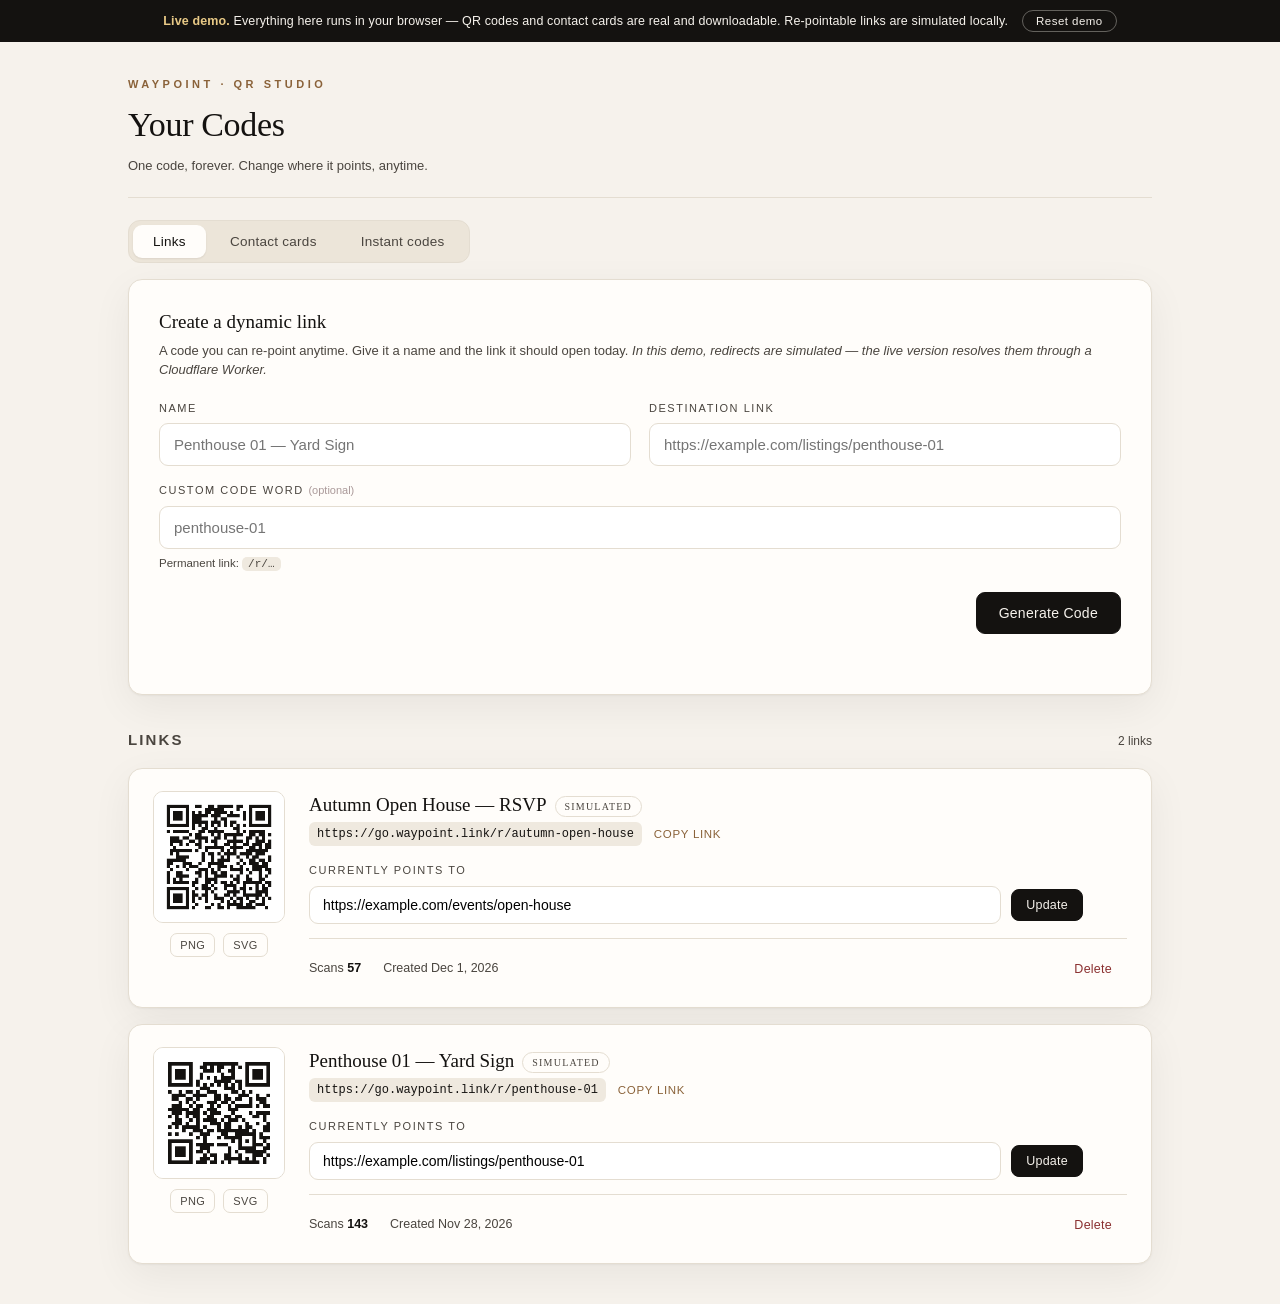
<file: 1-upload-first/waypoint/index.html>
<!doctype html>
<html lang="en">
<head>
<meta charset="utf-8" />
<meta name="viewport" content="width=device-width, initial-scale=1" />
<meta name="color-scheme" content="light" />
<meta name="description" content="Waypoint — a dynamic QR studio: re-pointable links, hosted contact cards with one-tap save, and instant Wi-Fi / URL / text codes. Interactive browser demo." />
<title>Waypoint · QR Studio — Demo</title>
<style>
  :root{
    --ink:#141210;--ink-soft:#4a453f;--paper:#f6f2ec;--card:#fffdfa;--line:#e4ddd1;
    --gold:#8A6239;--danger:#8a2f2f;--ok:#6E5A2E;
    --shadow:0 1px 2px rgba(20,18,16,.04),0 12px 40px rgba(20,18,16,.06);
  }
  *{box-sizing:border-box}
  html,body{margin:0;padding:0}
  body{background:var(--paper);color:var(--ink);font-family:-apple-system,BlinkMacSystemFont,"Segoe UI",Roboto,Helvetica,Arial,sans-serif;-webkit-font-smoothing:antialiased;line-height:1.5}
  .serif{font-family:"Iowan Old Style","Palatino Linotype",Palatino,Georgia,"Times New Roman",serif}
  a{color:inherit}
  button{font-family:inherit;cursor:pointer}
  input,textarea,select{font-family:inherit}

  .wrap{max-width:1080px;margin:0 auto;padding:0 28px}

  /* Demo ribbon */
  .demo-ribbon{background:var(--ink);color:var(--paper);font-size:12.5px;letter-spacing:.01em;text-align:center;padding:10px 18px;display:flex;gap:8px 14px;align-items:center;justify-content:center;flex-wrap:wrap}
  .demo-ribbon b{color:#e8c986;font-weight:600}
  .demo-ribbon .r-reset{background:transparent;border:1px solid rgba(246,242,236,.35);color:var(--paper);border-radius:20px;padding:4px 13px;font-size:11.5px;letter-spacing:.04em}
  .demo-ribbon .r-reset:hover{border-color:var(--paper)}

  header.top{padding:34px 0 22px;border-bottom:1px solid var(--line);display:flex;align-items:flex-end;justify-content:space-between;gap:20px;flex-wrap:wrap}
  .brand{display:flex;flex-direction:column;gap:6px}
  .brand .kicker{font-size:11px;letter-spacing:.32em;text-transform:uppercase;color:var(--gold);font-weight:600}
  .brand h1{margin:0;font-size:34px;font-weight:500;letter-spacing:-.01em}
  .brand .sub{font-size:13px;color:var(--ink-soft)}

  /* Tabs */
  .tabs{display:flex;gap:4px;margin:22px 0 4px;background:#ece5d9;border:1px solid var(--line);border-radius:12px;padding:4px;width:fit-content;max-width:100%;flex-wrap:wrap}
  .tab{background:none;border:none;padding:9px 20px;border-radius:9px;font-size:13.5px;letter-spacing:.02em;color:var(--ink-soft);font-weight:500}
  .tab.active{background:var(--card);color:var(--ink);box-shadow:0 1px 2px rgba(20,18,16,.08)}
  .panel{display:none}
  .panel.active{display:block}

  .field{text-align:left;margin-bottom:16px}
  .field label{display:block;font-size:11px;letter-spacing:.14em;text-transform:uppercase;color:var(--ink-soft);margin-bottom:7px}
  .field input,.field textarea,.field select{width:100%;padding:12px 14px;border:1px solid var(--line);border-radius:9px;background:#fff;font-size:15px;color:var(--ink);transition:border-color .15s,box-shadow .15s}
  .field textarea{min-height:70px;resize:vertical}
  .field input:focus,.field textarea:focus,.field select:focus{outline:none;border-color:var(--gold);box-shadow:0 0 0 3px rgba(138,98,57,.12)}

  .btn{display:inline-flex;align-items:center;justify-content:center;gap:8px;background:var(--ink);color:#f6f2ec;border:1px solid var(--ink);padding:12px 22px;border-radius:9px;font-size:14px;letter-spacing:.02em;font-weight:500;transition:transform .08s ease,opacity .15s}
  .btn:hover{opacity:.92}.btn:active{transform:translateY(1px)}
  .btn.block{width:100%}
  .btn.ghost{background:transparent;color:var(--ink);border-color:var(--line)}
  .btn.ghost:hover{border-color:var(--ink)}
  .btn.small{padding:8px 14px;font-size:12.5px;border-radius:8px}
  .btn.danger{background:transparent;color:var(--danger);border-color:transparent}
  .btn.danger:hover{background:rgba(138,47,47,.07)}
  .err{color:var(--danger);font-size:13px;margin-top:14px;min-height:18px}

  section.create{background:var(--card);border:1px solid var(--line);border-radius:14px;box-shadow:var(--shadow);padding:28px 30px;margin:16px 0 8px}
  section.create h3{margin:0 0 4px;font-size:19px;font-weight:500}
  section.create .hint{margin:0 0 20px;font-size:13px;color:var(--ink-soft)}
  .grid2{display:grid;grid-template-columns:1fr 1fr;gap:18px}
  .row-actions{display:flex;justify-content:flex-end;margin-top:20px;gap:12px;align-items:center}
  .slug-hint{font-size:11.5px;color:var(--ink-soft);margin-top:6px}
  .slug-hint code{background:#efe9df;padding:1px 6px;border-radius:5px;font-size:11px}

  .list-head{display:flex;align-items:baseline;justify-content:space-between;margin:34px 0 16px}
  .list-head h3{margin:0;font-size:15px;letter-spacing:.14em;text-transform:uppercase;color:var(--ink-soft);font-weight:600}
  .count-pill{font-size:12px;color:var(--ink-soft)}
  .cards{display:flex;flex-direction:column;gap:16px;padding-bottom:40px}
  .card{background:var(--card);border:1px solid var(--line);border-radius:14px;box-shadow:var(--shadow);padding:22px 24px;display:grid;grid-template-columns:132px 1fr;gap:24px;align-items:start}
  .qr-box{display:flex;flex-direction:column;align-items:center;gap:10px}
  .qr-box canvas{width:132px;height:132px;border:1px solid var(--line);border-radius:10px;background:#fff}
  .qr-dl{display:flex;gap:8px}
  .qr-dl button{background:none;border:1px solid var(--line);border-radius:7px;font-size:11px;letter-spacing:.04em;color:var(--ink-soft);padding:5px 9px}
  .qr-dl button:hover{border-color:var(--ink);color:var(--ink)}
  .qr-box.vqr{flex-direction:column;align-items:center;gap:8px}
  .qr-mode{display:flex;gap:4px;flex-wrap:wrap;justify-content:center}
  .qr-mode button{background:none;border:1px solid var(--line);border-radius:6px;font-size:10px;letter-spacing:.02em;color:var(--ink-soft);padding:4px 9px}
  .qr-mode button.active{border-color:var(--ink);color:var(--ink);background:#fff}
  .qr-cap{font-size:9.5px;line-height:1.4;color:var(--ink-soft);text-align:center;max-width:132px;margin-top:1px}
  .meta{min-width:0}
  .meta .title{font-size:19px;font-weight:500;margin:0 0 3px}
  .badge{display:inline-block;font-size:10px;letter-spacing:.12em;text-transform:uppercase;color:var(--gold);border:1px solid var(--line);border-radius:20px;padding:2px 9px;margin-left:8px;vertical-align:middle}
  .badge.sim{color:var(--ink-soft)}
  .permalink{display:flex;align-items:center;gap:8px;font-size:12.5px;color:var(--ink-soft);margin-bottom:16px;flex-wrap:wrap}
  .permalink code{background:#efe9df;padding:3px 8px;border-radius:6px;color:var(--ink);font-size:12px;word-break:break-all}
  .copy{background:none;border:none;color:var(--gold);font-size:11.5px;letter-spacing:.06em;text-transform:uppercase;padding:2px 4px}
  .copy:hover{text-decoration:underline}
  .dest-label{font-size:11px;letter-spacing:.14em;text-transform:uppercase;color:var(--ink-soft);margin-bottom:7px}
  .dest-row{display:flex;gap:10px;align-items:center}
  .dest-row input{flex:1;padding:10px 13px;border:1px solid var(--line);border-radius:9px;background:#fff;font-size:14px;min-width:0}
  .dest-row input:focus{outline:none;border-color:var(--gold);box-shadow:0 0 0 3px rgba(138,98,57,.12)}
  .vgrid{display:grid;grid-template-columns:1fr 1fr;gap:10px 14px;margin-bottom:12px}
  .vgrid .full{grid-column:1 / -1}
  .vgrid label{font-size:10.5px;letter-spacing:.12em;text-transform:uppercase;color:var(--ink-soft);display:block;margin-bottom:5px}
  .vgrid input,.vgrid textarea{width:100%;padding:9px 12px;border:1px solid var(--line);border-radius:8px;background:#fff;font-size:14px}
  .vgrid input:focus,.vgrid textarea:focus{outline:none;border-color:var(--gold);box-shadow:0 0 0 3px rgba(138,98,57,.12)}
  .card-foot{display:flex;align-items:center;justify-content:space-between;margin-top:14px;padding-top:14px;border-top:1px solid var(--line);gap:12px;flex-wrap:wrap}
  .stats{display:flex;gap:22px;font-size:12.5px;color:var(--ink-soft)}
  .stats b{color:var(--ink);font-weight:600;font-variant-numeric:tabular-nums}
  .foot-actions{display:flex;gap:6px;align-items:center}
  .saved-flag{color:var(--ok);font-size:12px;opacity:0;transition:opacity .2s}
  .saved-flag.show{opacity:1}

  .empty{text-align:center;padding:54px 20px;color:var(--ink-soft);border:1px dashed var(--line);border-radius:14px;background:rgba(255,253,250,.5)}
  .empty .serif{font-size:20px;color:var(--ink);margin-bottom:6px}

  .type-pick{display:flex;gap:8px;margin-bottom:20px;flex-wrap:wrap}
  .type-pick button{background:#fff;border:1px solid var(--line);border-radius:9px;padding:10px 18px;font-size:13.5px;color:var(--ink-soft)}
  .type-pick button.active{border-color:var(--ink);color:var(--ink);font-weight:500}
  .instant-wrap{display:grid;grid-template-columns:1fr 200px;gap:30px;align-items:start}
  .instant-preview{display:flex;flex-direction:column;align-items:center;gap:12px}
  .instant-preview canvas{width:200px;height:200px;border:1px solid var(--line);border-radius:12px;background:#fff}
  .muted{font-size:12px;color:var(--ink-soft)}
  .inline-2{display:grid;grid-template-columns:1fr 140px;gap:14px}

  /* Preview modal */
  .modal{position:fixed;inset:0;background:rgba(20,18,16,.5);display:flex;align-items:center;justify-content:center;padding:24px;z-index:60;opacity:0;pointer-events:none;transition:opacity .18s}
  .modal.show{opacity:1;pointer-events:auto}
  .modal-card{background:var(--card);border:1px solid var(--line);border-radius:16px;box-shadow:0 30px 80px rgba(0,0,0,.28);width:100%;max-width:430px;max-height:90vh;display:flex;flex-direction:column;overflow:hidden}
  .modal-head{display:flex;align-items:center;justify-content:space-between;padding:13px 18px;border-bottom:1px solid var(--line)}
  .modal-head h4{margin:0;font-size:12px;letter-spacing:.14em;text-transform:uppercase;color:var(--ink-soft);font-weight:600}
  .modal-head button{background:none;border:none;font-size:22px;color:var(--ink-soft);line-height:1;padding:0 4px}
  .modal-body{overflow:auto;background:var(--paper)}
  .modal-body iframe{width:100%;height:540px;border:none;display:block}
  .modal-foot{padding:12px 18px;border-top:1px solid var(--line);display:flex;justify-content:flex-end;gap:10px;flex-wrap:wrap}

  .toast{position:fixed;bottom:26px;left:50%;transform:translateX(-50%) translateY(20px);background:var(--ink);color:#f6f2ec;padding:12px 20px;border-radius:10px;font-size:13.5px;box-shadow:0 10px 30px rgba(0,0,0,.2);opacity:0;pointer-events:none;transition:opacity .2s,transform .2s;z-index:80}
  .toast.show{opacity:1;transform:translateX(-50%) translateY(0)}

  @media (max-width:720px){
    .grid2,.instant-wrap{grid-template-columns:1fr}
    .card{grid-template-columns:1fr}
    .qr-box{flex-direction:row;justify-content:flex-start;flex-wrap:wrap}
    .brand h1{font-size:28px}
    .instant-preview canvas{width:180px;height:180px}
  }
</style>
</head>
<body>

<div class="demo-ribbon">
  <span><b>Live demo.</b> Everything here runs in your browser — QR codes and contact cards are real and downloadable. Re-pointable links are simulated locally.</span>
  <button class="r-reset" id="resetDemo">Reset demo</button>
</div>

<div class="wrap">
  <header class="top">
    <div class="brand">
      <div class="kicker">Waypoint &middot; QR Studio</div>
      <h1 class="serif">Your Codes</h1>
      <div class="sub">One code, forever. Change where it points, anytime.</div>
    </div>
  </header>

  <div class="tabs">
    <button class="tab active" data-tab="links">Links</button>
    <button class="tab" data-tab="vcards">Contact cards</button>
    <button class="tab" data-tab="instant">Instant codes</button>
  </div>

  <!-- LINKS PANEL -->
  <div class="panel active" id="panel-links">
    <section class="create">
      <h3 class="serif">Create a dynamic link</h3>
      <p class="hint">A code you can re-point anytime. Give it a name and the link it should open today. <em>In this demo, redirects are simulated &mdash; the live version resolves them through a Cloudflare Worker.</em></p>
      <form id="linkForm">
        <div class="grid2">
          <div class="field"><label>Name</label><input id="lTitle" type="text" placeholder="Penthouse 01 &mdash; Yard Sign" required /></div>
          <div class="field"><label>Destination link</label><input id="lDest" type="url" placeholder="https://example.com/listings/penthouse-01" required /></div>
        </div>
        <div class="field" style="margin-bottom:0">
          <label>Custom code word <span style="text-transform:none;letter-spacing:0;color:#a99">(optional)</span></label>
          <input id="lSlug" type="text" placeholder="penthouse-01" />
          <div class="slug-hint">Permanent link: <code id="lSlugPreview">/r/&hellip;</code></div>
        </div>
        <div class="row-actions"><button class="btn" type="submit" id="lBtn">Generate Code</button></div>
        <div class="err" id="lErr"></div>
      </form>
    </section>
    <div class="list-head"><h3>Links</h3><span class="count-pill" id="lCount"></span></div>
    <div class="cards" id="lCards"></div>
  </div>

  <!-- VCARDS PANEL -->
  <div class="panel" id="panel-vcards">
    <section class="create">
      <h3 class="serif">Create a contact card</h3>
      <p class="hint">A code that opens a hosted contact page with one-tap &ldquo;Add to Contacts.&rdquo; Editable anytime &mdash; update details without reprinting. Each card also gives you an &ldquo;Instant save&rdquo; code that shows the name on the camera and saves the contact in one tap. <em>Fully functional in this demo.</em></p>
      <form id="vForm">
        <div class="vgrid" id="vNewGrid"></div>
        <div class="field" style="margin:6px 0 0">
          <label>Custom code word <span style="text-transform:none;letter-spacing:0;color:#a99">(optional)</span></label>
          <input id="vSlug" type="text" placeholder="jane-doe" />
          <div class="slug-hint">Permanent link: <code id="vSlugPreview">/c/&hellip;</code></div>
        </div>
        <div class="row-actions"><button class="btn" type="submit" id="vBtn">Generate Card</button></div>
        <div class="err" id="vErr"></div>
      </form>
    </section>
    <div class="list-head"><h3>Contact cards</h3><span class="count-pill" id="vCount"></span></div>
    <div class="cards" id="vCards"></div>
  </div>

  <!-- INSTANT PANEL -->
  <div class="panel" id="panel-instant">
    <section class="create">
      <h3 class="serif">Instant code</h3>
      <p class="hint">Fixed codes generated on the spot &mdash; no backend, no tracking, no editing later. Best for Wi-Fi, plain text, or a link that will never change. <em>Fully functional in this demo.</em></p>
      <div class="type-pick">
        <button type="button" class="active" data-itype="url">Link</button>
        <button type="button" data-itype="text">Text</button>
        <button type="button" data-itype="wifi">Wi-Fi</button>
      </div>
      <div class="instant-wrap">
        <div><div id="iFields"></div></div>
        <div class="instant-preview">
          <canvas id="iCanvas"></canvas>
          <div class="qr-dl">
            <button type="button" id="iPng">PNG</button>
            <button type="button" id="iSvg">SVG</button>
          </div>
          <div class="muted" id="iNote" style="text-align:center">Fill in the fields to preview</div>
        </div>
      </div>
    </section>
  </div>
</div>

<!-- Preview modal -->
<div class="modal" id="previewModal">
  <div class="modal-card">
    <div class="modal-head">
      <h4>Contact page preview</h4>
      <button id="previewClose" aria-label="Close">&times;</button>
    </div>
    <div class="modal-body"><iframe id="previewFrame" title="Contact page preview"></iframe></div>
    <div class="modal-foot">
      <button class="btn ghost small" id="previewClose2">Close</button>
      <button class="btn small" id="previewVcf">Download .vcf</button>
    </div>
  </div>
</div>

<div class="toast" id="toast"></div>

<script>
//---------------------------------------------------------------------
//
// QR Code Generator for JavaScript
//
// Copyright (c) 2009 Kazuhiko Arase
//
// URL: http://www.d-project.com/
//
// Licensed under the MIT license:
//  http://www.opensource.org/licenses/mit-license.php
//
// The word 'QR Code' is registered trademark of
// DENSO WAVE INCORPORATED
//  http://www.denso-wave.com/qrcode/faqpatent-e.html
//
//---------------------------------------------------------------------

var qrcode = function() {

  //---------------------------------------------------------------------
  // qrcode
  //---------------------------------------------------------------------

  /**
   * qrcode
   * @param typeNumber 1 to 40
   * @param errorCorrectionLevel 'L','M','Q','H'
   */
  var qrcode = function(typeNumber, errorCorrectionLevel) {

    var PAD0 = 0xEC;
    var PAD1 = 0x11;

    var _typeNumber = typeNumber;
    var _errorCorrectionLevel = QRErrorCorrectionLevel[errorCorrectionLevel];
    var _modules = null;
    var _moduleCount = 0;
    var _dataCache = null;
    var _dataList = [];

    var _this = {};

    var makeImpl = function(test, maskPattern) {

      _moduleCount = _typeNumber * 4 + 17;
      _modules = function(moduleCount) {
        var modules = new Array(moduleCount);
        for (var row = 0; row < moduleCount; row += 1) {
          modules[row] = new Array(moduleCount);
          for (var col = 0; col < moduleCount; col += 1) {
            modules[row][col] = null;
          }
        }
        return modules;
      }(_moduleCount);

      setupPositionProbePattern(0, 0);
      setupPositionProbePattern(_moduleCount - 7, 0);
      setupPositionProbePattern(0, _moduleCount - 7);
      setupPositionAdjustPattern();
      setupTimingPattern();
      setupTypeInfo(test, maskPattern);

      if (_typeNumber >= 7) {
        setupTypeNumber(test);
      }

      if (_dataCache == null) {
        _dataCache = createData(_typeNumber, _errorCorrectionLevel, _dataList);
      }

      mapData(_dataCache, maskPattern);
    };

    var setupPositionProbePattern = function(row, col) {

      for (var r = -1; r <= 7; r += 1) {

        if (row + r <= -1 || _moduleCount <= row + r) continue;

        for (var c = -1; c <= 7; c += 1) {

          if (col + c <= -1 || _moduleCount <= col + c) continue;

          if ( (0 <= r && r <= 6 && (c == 0 || c == 6) )
              || (0 <= c && c <= 6 && (r == 0 || r == 6) )
              || (2 <= r && r <= 4 && 2 <= c && c <= 4) ) {
            _modules[row + r][col + c] = true;
          } else {
            _modules[row + r][col + c] = false;
          }
        }
      }
    };

    var getBestMaskPattern = function() {

      var minLostPoint = 0;
      var pattern = 0;

      for (var i = 0; i < 8; i += 1) {

        makeImpl(true, i);

        var lostPoint = QRUtil.getLostPoint(_this);

        if (i == 0 || minLostPoint > lostPoint) {
          minLostPoint = lostPoint;
          pattern = i;
        }
      }

      return pattern;
    };

    var setupTimingPattern = function() {

      for (var r = 8; r < _moduleCount - 8; r += 1) {
        if (_modules[r][6] != null) {
          continue;
        }
        _modules[r][6] = (r % 2 == 0);
      }

      for (var c = 8; c < _moduleCount - 8; c += 1) {
        if (_modules[6][c] != null) {
          continue;
        }
        _modules[6][c] = (c % 2 == 0);
      }
    };

    var setupPositionAdjustPattern = function() {

      var pos = QRUtil.getPatternPosition(_typeNumber);

      for (var i = 0; i < pos.length; i += 1) {

        for (var j = 0; j < pos.length; j += 1) {

          var row = pos[i];
          var col = pos[j];

          if (_modules[row][col] != null) {
            continue;
          }

          for (var r = -2; r <= 2; r += 1) {

            for (var c = -2; c <= 2; c += 1) {

              if (r == -2 || r == 2 || c == -2 || c == 2
                  || (r == 0 && c == 0) ) {
                _modules[row + r][col + c] = true;
              } else {
                _modules[row + r][col + c] = false;
              }
            }
          }
        }
      }
    };

    var setupTypeNumber = function(test) {

      var bits = QRUtil.getBCHTypeNumber(_typeNumber);

      for (var i = 0; i < 18; i += 1) {
        var mod = (!test && ( (bits >> i) & 1) == 1);
        _modules[Math.floor(i / 3)][i % 3 + _moduleCount - 8 - 3] = mod;
      }

      for (var i = 0; i < 18; i += 1) {
        var mod = (!test && ( (bits >> i) & 1) == 1);
        _modules[i % 3 + _moduleCount - 8 - 3][Math.floor(i / 3)] = mod;
      }
    };

    var setupTypeInfo = function(test, maskPattern) {

      var data = (_errorCorrectionLevel << 3) | maskPattern;
      var bits = QRUtil.getBCHTypeInfo(data);

      // vertical
      for (var i = 0; i < 15; i += 1) {

        var mod = (!test && ( (bits >> i) & 1) == 1);

        if (i < 6) {
          _modules[i][8] = mod;
        } else if (i < 8) {
          _modules[i + 1][8] = mod;
        } else {
          _modules[_moduleCount - 15 + i][8] = mod;
        }
      }

      // horizontal
      for (var i = 0; i < 15; i += 1) {

        var mod = (!test && ( (bits >> i) & 1) == 1);

        if (i < 8) {
          _modules[8][_moduleCount - i - 1] = mod;
        } else if (i < 9) {
          _modules[8][15 - i - 1 + 1] = mod;
        } else {
          _modules[8][15 - i - 1] = mod;
        }
      }

      // fixed module
      _modules[_moduleCount - 8][8] = (!test);
    };

    var mapData = function(data, maskPattern) {

      var inc = -1;
      var row = _moduleCount - 1;
      var bitIndex = 7;
      var byteIndex = 0;
      var maskFunc = QRUtil.getMaskFunction(maskPattern);

      for (var col = _moduleCount - 1; col > 0; col -= 2) {

        if (col == 6) col -= 1;

        while (true) {

          for (var c = 0; c < 2; c += 1) {

            if (_modules[row][col - c] == null) {

              var dark = false;

              if (byteIndex < data.length) {
                dark = ( ( (data[byteIndex] >>> bitIndex) & 1) == 1);
              }

              var mask = maskFunc(row, col - c);

              if (mask) {
                dark = !dark;
              }

              _modules[row][col - c] = dark;
              bitIndex -= 1;

              if (bitIndex == -1) {
                byteIndex += 1;
                bitIndex = 7;
              }
            }
          }

          row += inc;

          if (row < 0 || _moduleCount <= row) {
            row -= inc;
            inc = -inc;
            break;
          }
        }
      }
    };

    var createBytes = function(buffer, rsBlocks) {

      var offset = 0;

      var maxDcCount = 0;
      var maxEcCount = 0;

      var dcdata = new Array(rsBlocks.length);
      var ecdata = new Array(rsBlocks.length);

      for (var r = 0; r < rsBlocks.length; r += 1) {

        var dcCount = rsBlocks[r].dataCount;
        var ecCount = rsBlocks[r].totalCount - dcCount;

        maxDcCount = Math.max(maxDcCount, dcCount);
        maxEcCount = Math.max(maxEcCount, ecCount);

        dcdata[r] = new Array(dcCount);

        for (var i = 0; i < dcdata[r].length; i += 1) {
          dcdata[r][i] = 0xff & buffer.getBuffer()[i + offset];
        }
        offset += dcCount;

        var rsPoly = QRUtil.getErrorCorrectPolynomial(ecCount);
        var rawPoly = qrPolynomial(dcdata[r], rsPoly.getLength() - 1);

        var modPoly = rawPoly.mod(rsPoly);
        ecdata[r] = new Array(rsPoly.getLength() - 1);
        for (var i = 0; i < ecdata[r].length; i += 1) {
          var modIndex = i + modPoly.getLength() - ecdata[r].length;
          ecdata[r][i] = (modIndex >= 0)? modPoly.getAt(modIndex) : 0;
        }
      }

      var totalCodeCount = 0;
      for (var i = 0; i < rsBlocks.length; i += 1) {
        totalCodeCount += rsBlocks[i].totalCount;
      }

      var data = new Array(totalCodeCount);
      var index = 0;

      for (var i = 0; i < maxDcCount; i += 1) {
        for (var r = 0; r < rsBlocks.length; r += 1) {
          if (i < dcdata[r].length) {
            data[index] = dcdata[r][i];
            index += 1;
          }
        }
      }

      for (var i = 0; i < maxEcCount; i += 1) {
        for (var r = 0; r < rsBlocks.length; r += 1) {
          if (i < ecdata[r].length) {
            data[index] = ecdata[r][i];
            index += 1;
          }
        }
      }

      return data;
    };

    var createData = function(typeNumber, errorCorrectionLevel, dataList) {

      var rsBlocks = QRRSBlock.getRSBlocks(typeNumber, errorCorrectionLevel);

      var buffer = qrBitBuffer();

      for (var i = 0; i < dataList.length; i += 1) {
        var data = dataList[i];
        buffer.put(data.getMode(), 4);
        buffer.put(data.getLength(), QRUtil.getLengthInBits(data.getMode(), typeNumber) );
        data.write(buffer);
      }

      // calc num max data.
      var totalDataCount = 0;
      for (var i = 0; i < rsBlocks.length; i += 1) {
        totalDataCount += rsBlocks[i].dataCount;
      }

      if (buffer.getLengthInBits() > totalDataCount * 8) {
        throw 'code length overflow. ('
          + buffer.getLengthInBits()
          + '>'
          + totalDataCount * 8
          + ')';
      }

      // end code
      if (buffer.getLengthInBits() + 4 <= totalDataCount * 8) {
        buffer.put(0, 4);
      }

      // padding
      while (buffer.getLengthInBits() % 8 != 0) {
        buffer.putBit(false);
      }

      // padding
      while (true) {

        if (buffer.getLengthInBits() >= totalDataCount * 8) {
          break;
        }
        buffer.put(PAD0, 8);

        if (buffer.getLengthInBits() >= totalDataCount * 8) {
          break;
        }
        buffer.put(PAD1, 8);
      }

      return createBytes(buffer, rsBlocks);
    };

    _this.addData = function(data, mode) {

      mode = mode || 'Byte';

      var newData = null;

      switch(mode) {
      case 'Numeric' :
        newData = qrNumber(data);
        break;
      case 'Alphanumeric' :
        newData = qrAlphaNum(data);
        break;
      case 'Byte' :
        newData = qr8BitByte(data);
        break;
      case 'Kanji' :
        newData = qrKanji(data);
        break;
      default :
        throw 'mode:' + mode;
      }

      _dataList.push(newData);
      _dataCache = null;
    };

    _this.isDark = function(row, col) {
      if (row < 0 || _moduleCount <= row || col < 0 || _moduleCount <= col) {
        throw row + ',' + col;
      }
      return _modules[row][col];
    };

    _this.getModuleCount = function() {
      return _moduleCount;
    };

    _this.make = function() {
      if (_typeNumber < 1) {
        var typeNumber = 1;

        for (; typeNumber < 40; typeNumber++) {
          var rsBlocks = QRRSBlock.getRSBlocks(typeNumber, _errorCorrectionLevel);
          var buffer = qrBitBuffer();

          for (var i = 0; i < _dataList.length; i++) {
            var data = _dataList[i];
            buffer.put(data.getMode(), 4);
            buffer.put(data.getLength(), QRUtil.getLengthInBits(data.getMode(), typeNumber) );
            data.write(buffer);
          }

          var totalDataCount = 0;
          for (var i = 0; i < rsBlocks.length; i++) {
            totalDataCount += rsBlocks[i].dataCount;
          }

          if (buffer.getLengthInBits() <= totalDataCount * 8) {
            break;
          }
        }

        _typeNumber = typeNumber;
      }

      makeImpl(false, getBestMaskPattern() );
    };

    _this.createTableTag = function(cellSize, margin) {

      cellSize = cellSize || 2;
      margin = (typeof margin == 'undefined')? cellSize * 4 : margin;

      var qrHtml = '';

      qrHtml += '<table style="';
      qrHtml += ' border-width: 0px; border-style: none;';
      qrHtml += ' border-collapse: collapse;';
      qrHtml += ' padding: 0px; margin: ' + margin + 'px;';
      qrHtml += '">';
      qrHtml += '<tbody>';

      for (var r = 0; r < _this.getModuleCount(); r += 1) {

        qrHtml += '<tr>';

        for (var c = 0; c < _this.getModuleCount(); c += 1) {
          qrHtml += '<td style="';
          qrHtml += ' border-width: 0px; border-style: none;';
          qrHtml += ' border-collapse: collapse;';
          qrHtml += ' padding: 0px; margin: 0px;';
          qrHtml += ' width: ' + cellSize + 'px;';
          qrHtml += ' height: ' + cellSize + 'px;';
          qrHtml += ' background-color: ';
          qrHtml += _this.isDark(r, c)? '#000000' : '#ffffff';
          qrHtml += ';';
          qrHtml += '"/>';
        }

        qrHtml += '</tr>';
      }

      qrHtml += '</tbody>';
      qrHtml += '</table>';

      return qrHtml;
    };

    _this.createSvgTag = function(cellSize, margin, alt, title) {

      var opts = {};
      if (typeof arguments[0] == 'object') {
        // Called by options.
        opts = arguments[0];
        // overwrite cellSize and margin.
        cellSize = opts.cellSize;
        margin = opts.margin;
        alt = opts.alt;
        title = opts.title;
      }

      cellSize = cellSize || 2;
      margin = (typeof margin == 'undefined')? cellSize * 4 : margin;

      // Compose alt property surrogate
      alt = (typeof alt === 'string') ? {text: alt} : alt || {};
      alt.text = alt.text || null;
      alt.id = (alt.text) ? alt.id || 'qrcode-description' : null;

      // Compose title property surrogate
      title = (typeof title === 'string') ? {text: title} : title || {};
      title.text = title.text || null;
      title.id = (title.text) ? title.id || 'qrcode-title' : null;

      var size = _this.getModuleCount() * cellSize + margin * 2;
      var c, mc, r, mr, qrSvg='', rect;

      rect = 'l' + cellSize + ',0 0,' + cellSize +
        ' -' + cellSize + ',0 0,-' + cellSize + 'z ';

      qrSvg += '<svg version="1.1" xmlns="http://www.w3.org/2000/svg"';
      qrSvg += !opts.scalable ? ' width="' + size + 'px" height="' + size + 'px"' : '';
      qrSvg += ' viewBox="0 0 ' + size + ' ' + size + '" ';
      qrSvg += ' preserveAspectRatio="xMinYMin meet"';
      qrSvg += (title.text || alt.text) ? ' role="img" aria-labelledby="' +
          escapeXml([title.id, alt.id].join(' ').trim() ) + '"' : '';
      qrSvg += '>';
      qrSvg += (title.text) ? '<title id="' + escapeXml(title.id) + '">' +
          escapeXml(title.text) + '</title>' : '';
      qrSvg += (alt.text) ? '<description id="' + escapeXml(alt.id) + '">' +
          escapeXml(alt.text) + '</description>' : '';
      qrSvg += '<rect width="100%" height="100%" fill="white" cx="0" cy="0"/>';
      qrSvg += '<path d="';

      for (r = 0; r < _this.getModuleCount(); r += 1) {
        mr = r * cellSize + margin;
        for (c = 0; c < _this.getModuleCount(); c += 1) {
          if (_this.isDark(r, c) ) {
            mc = c*cellSize+margin;
            qrSvg += 'M' + mc + ',' + mr + rect;
          }
        }
      }

      qrSvg += '" stroke="transparent" fill="black"/>';
      qrSvg += '</svg>';

      return qrSvg;
    };

    _this.createDataURL = function(cellSize, margin) {

      cellSize = cellSize || 2;
      margin = (typeof margin == 'undefined')? cellSize * 4 : margin;

      var size = _this.getModuleCount() * cellSize + margin * 2;
      var min = margin;
      var max = size - margin;

      return createDataURL(size, size, function(x, y) {
        if (min <= x && x < max && min <= y && y < max) {
          var c = Math.floor( (x - min) / cellSize);
          var r = Math.floor( (y - min) / cellSize);
          return _this.isDark(r, c)? 0 : 1;
        } else {
          return 1;
        }
      } );
    };

    _this.createImgTag = function(cellSize, margin, alt) {

      cellSize = cellSize || 2;
      margin = (typeof margin == 'undefined')? cellSize * 4 : margin;

      var size = _this.getModuleCount() * cellSize + margin * 2;

      var img = '';
      img += '<img';
      img += '\u0020src="';
      img += _this.createDataURL(cellSize, margin);
      img += '"';
      img += '\u0020width="';
      img += size;
      img += '"';
      img += '\u0020height="';
      img += size;
      img += '"';
      if (alt) {
        img += '\u0020alt="';
        img += escapeXml(alt);
        img += '"';
      }
      img += '/>';

      return img;
    };

    var escapeXml = function(s) {
      var escaped = '';
      for (var i = 0; i < s.length; i += 1) {
        var c = s.charAt(i);
        switch(c) {
        case '<': escaped += '&lt;'; break;
        case '>': escaped += '&gt;'; break;
        case '&': escaped += '&amp;'; break;
        case '"': escaped += '&quot;'; break;
        default : escaped += c; break;
        }
      }
      return escaped;
    };

    var _createHalfASCII = function(margin) {
      var cellSize = 1;
      margin = (typeof margin == 'undefined')? cellSize * 2 : margin;

      var size = _this.getModuleCount() * cellSize + margin * 2;
      var min = margin;
      var max = size - margin;

      var y, x, r1, r2, p;

      var blocks = {
        '██': '█',
        '█ ': '▀',
        ' █': '▄',
        '  ': ' '
      };

      var blocksLastLineNoMargin = {
        '██': '▀',
        '█ ': '▀',
        ' █': ' ',
        '  ': ' '
      };

      var ascii = '';
      for (y = 0; y < size; y += 2) {
        r1 = Math.floor((y - min) / cellSize);
        r2 = Math.floor((y + 1 - min) / cellSize);
        for (x = 0; x < size; x += 1) {
          p = '█';

          if (min <= x && x < max && min <= y && y < max && _this.isDark(r1, Math.floor((x - min) / cellSize))) {
            p = ' ';
          }

          if (min <= x && x < max && min <= y+1 && y+1 < max && _this.isDark(r2, Math.floor((x - min) / cellSize))) {
            p += ' ';
          }
          else {
            p += '█';
          }

          // Output 2 characters per pixel, to create full square. 1 character per pixels gives only half width of square.
          ascii += (margin < 1 && y+1 >= max) ? blocksLastLineNoMargin[p] : blocks[p];
        }

        ascii += '\n';
      }

      if (size % 2 && margin > 0) {
        return ascii.substring(0, ascii.length - size - 1) + Array(size+1).join('▀');
      }

      return ascii.substring(0, ascii.length-1);
    };

    _this.createASCII = function(cellSize, margin) {
      cellSize = cellSize || 1;

      if (cellSize < 2) {
        return _createHalfASCII(margin);
      }

      cellSize -= 1;
      margin = (typeof margin == 'undefined')? cellSize * 2 : margin;

      var size = _this.getModuleCount() * cellSize + margin * 2;
      var min = margin;
      var max = size - margin;

      var y, x, r, p;

      var white = Array(cellSize+1).join('██');
      var black = Array(cellSize+1).join('  ');

      var ascii = '';
      var line = '';
      for (y = 0; y < size; y += 1) {
        r = Math.floor( (y - min) / cellSize);
        line = '';
        for (x = 0; x < size; x += 1) {
          p = 1;

          if (min <= x && x < max && min <= y && y < max && _this.isDark(r, Math.floor((x - min) / cellSize))) {
            p = 0;
          }

          // Output 2 characters per pixel, to create full square. 1 character per pixels gives only half width of square.
          line += p ? white : black;
        }

        for (r = 0; r < cellSize; r += 1) {
          ascii += line + '\n';
        }
      }

      return ascii.substring(0, ascii.length-1);
    };

    _this.renderTo2dContext = function(context, cellSize) {
      cellSize = cellSize || 2;
      var length = _this.getModuleCount();
      for (var row = 0; row < length; row++) {
        for (var col = 0; col < length; col++) {
          context.fillStyle = _this.isDark(row, col) ? 'black' : 'white';
          context.fillRect(row * cellSize, col * cellSize, cellSize, cellSize);
        }
      }
    }

    return _this;
  };

  //---------------------------------------------------------------------
  // qrcode.stringToBytes
  //---------------------------------------------------------------------

  qrcode.stringToBytesFuncs = {
    'default' : function(s) {
      var bytes = [];
      for (var i = 0; i < s.length; i += 1) {
        var c = s.charCodeAt(i);
        bytes.push(c & 0xff);
      }
      return bytes;
    }
  };

  qrcode.stringToBytes = qrcode.stringToBytesFuncs['default'];

  //---------------------------------------------------------------------
  // qrcode.createStringToBytes
  //---------------------------------------------------------------------

  /**
   * @param unicodeData base64 string of byte array.
   * [16bit Unicode],[16bit Bytes], ...
   * @param numChars
   */
  qrcode.createStringToBytes = function(unicodeData, numChars) {

    // create conversion map.

    var unicodeMap = function() {

      var bin = base64DecodeInputStream(unicodeData);
      var read = function() {
        var b = bin.read();
        if (b == -1) throw 'eof';
        return b;
      };

      var count = 0;
      var unicodeMap = {};
      while (true) {
        var b0 = bin.read();
        if (b0 == -1) break;
        var b1 = read();
        var b2 = read();
        var b3 = read();
        var k = String.fromCharCode( (b0 << 8) | b1);
        var v = (b2 << 8) | b3;
        unicodeMap[k] = v;
        count += 1;
      }
      if (count != numChars) {
        throw count + ' != ' + numChars;
      }

      return unicodeMap;
    }();

    var unknownChar = '?'.charCodeAt(0);

    return function(s) {
      var bytes = [];
      for (var i = 0; i < s.length; i += 1) {
        var c = s.charCodeAt(i);
        if (c < 128) {
          bytes.push(c);
        } else {
          var b = unicodeMap[s.charAt(i)];
          if (typeof b == 'number') {
            if ( (b & 0xff) == b) {
              // 1byte
              bytes.push(b);
            } else {
              // 2bytes
              bytes.push(b >>> 8);
              bytes.push(b & 0xff);
            }
          } else {
            bytes.push(unknownChar);
          }
        }
      }
      return bytes;
    };
  };

  //---------------------------------------------------------------------
  // QRMode
  //---------------------------------------------------------------------

  var QRMode = {
    MODE_NUMBER :    1 << 0,
    MODE_ALPHA_NUM : 1 << 1,
    MODE_8BIT_BYTE : 1 << 2,
    MODE_KANJI :     1 << 3
  };

  //---------------------------------------------------------------------
  // QRErrorCorrectionLevel
  //---------------------------------------------------------------------

  var QRErrorCorrectionLevel = {
    L : 1,
    M : 0,
    Q : 3,
    H : 2
  };

  //---------------------------------------------------------------------
  // QRMaskPattern
  //---------------------------------------------------------------------

  var QRMaskPattern = {
    PATTERN000 : 0,
    PATTERN001 : 1,
    PATTERN010 : 2,
    PATTERN011 : 3,
    PATTERN100 : 4,
    PATTERN101 : 5,
    PATTERN110 : 6,
    PATTERN111 : 7
  };

  //---------------------------------------------------------------------
  // QRUtil
  //---------------------------------------------------------------------

  var QRUtil = function() {

    var PATTERN_POSITION_TABLE = [
      [],
      [6, 18],
      [6, 22],
      [6, 26],
      [6, 30],
      [6, 34],
      [6, 22, 38],
      [6, 24, 42],
      [6, 26, 46],
      [6, 28, 50],
      [6, 30, 54],
      [6, 32, 58],
      [6, 34, 62],
      [6, 26, 46, 66],
      [6, 26, 48, 70],
      [6, 26, 50, 74],
      [6, 30, 54, 78],
      [6, 30, 56, 82],
      [6, 30, 58, 86],
      [6, 34, 62, 90],
      [6, 28, 50, 72, 94],
      [6, 26, 50, 74, 98],
      [6, 30, 54, 78, 102],
      [6, 28, 54, 80, 106],
      [6, 32, 58, 84, 110],
      [6, 30, 58, 86, 114],
      [6, 34, 62, 90, 118],
      [6, 26, 50, 74, 98, 122],
      [6, 30, 54, 78, 102, 126],
      [6, 26, 52, 78, 104, 130],
      [6, 30, 56, 82, 108, 134],
      [6, 34, 60, 86, 112, 138],
      [6, 30, 58, 86, 114, 142],
      [6, 34, 62, 90, 118, 146],
      [6, 30, 54, 78, 102, 126, 150],
      [6, 24, 50, 76, 102, 128, 154],
      [6, 28, 54, 80, 106, 132, 158],
      [6, 32, 58, 84, 110, 136, 162],
      [6, 26, 54, 82, 110, 138, 166],
      [6, 30, 58, 86, 114, 142, 170]
    ];
    var G15 = (1 << 10) | (1 << 8) | (1 << 5) | (1 << 4) | (1 << 2) | (1 << 1) | (1 << 0);
    var G18 = (1 << 12) | (1 << 11) | (1 << 10) | (1 << 9) | (1 << 8) | (1 << 5) | (1 << 2) | (1 << 0);
    var G15_MASK = (1 << 14) | (1 << 12) | (1 << 10) | (1 << 4) | (1 << 1);

    var _this = {};

    var getBCHDigit = function(data) {
      var digit = 0;
      while (data != 0) {
        digit += 1;
        data >>>= 1;
      }
      return digit;
    };

    _this.getBCHTypeInfo = function(data) {
      var d = data << 10;
      while (getBCHDigit(d) - getBCHDigit(G15) >= 0) {
        d ^= (G15 << (getBCHDigit(d) - getBCHDigit(G15) ) );
      }
      return ( (data << 10) | d) ^ G15_MASK;
    };

    _this.getBCHTypeNumber = function(data) {
      var d = data << 12;
      while (getBCHDigit(d) - getBCHDigit(G18) >= 0) {
        d ^= (G18 << (getBCHDigit(d) - getBCHDigit(G18) ) );
      }
      return (data << 12) | d;
    };

    _this.getPatternPosition = function(typeNumber) {
      return PATTERN_POSITION_TABLE[typeNumber - 1];
    };

    _this.getMaskFunction = function(maskPattern) {

      switch (maskPattern) {

      case QRMaskPattern.PATTERN000 :
        return function(i, j) { return (i + j) % 2 == 0; };
      case QRMaskPattern.PATTERN001 :
        return function(i, j) { return i % 2 == 0; };
      case QRMaskPattern.PATTERN010 :
        return function(i, j) { return j % 3 == 0; };
      case QRMaskPattern.PATTERN011 :
        return function(i, j) { return (i + j) % 3 == 0; };
      case QRMaskPattern.PATTERN100 :
        return function(i, j) { return (Math.floor(i / 2) + Math.floor(j / 3) ) % 2 == 0; };
      case QRMaskPattern.PATTERN101 :
        return function(i, j) { return (i * j) % 2 + (i * j) % 3 == 0; };
      case QRMaskPattern.PATTERN110 :
        return function(i, j) { return ( (i * j) % 2 + (i * j) % 3) % 2 == 0; };
      case QRMaskPattern.PATTERN111 :
        return function(i, j) { return ( (i * j) % 3 + (i + j) % 2) % 2 == 0; };

      default :
        throw 'bad maskPattern:' + maskPattern;
      }
    };

    _this.getErrorCorrectPolynomial = function(errorCorrectLength) {
      var a = qrPolynomial([1], 0);
      for (var i = 0; i < errorCorrectLength; i += 1) {
        a = a.multiply(qrPolynomial([1, QRMath.gexp(i)], 0) );
      }
      return a;
    };

    _this.getLengthInBits = function(mode, type) {

      if (1 <= type && type < 10) {

        // 1 - 9

        switch(mode) {
        case QRMode.MODE_NUMBER    : return 10;
        case QRMode.MODE_ALPHA_NUM : return 9;
        case QRMode.MODE_8BIT_BYTE : return 8;
        case QRMode.MODE_KANJI     : return 8;
        default :
          throw 'mode:' + mode;
        }

      } else if (type < 27) {

        // 10 - 26

        switch(mode) {
        case QRMode.MODE_NUMBER    : return 12;
        case QRMode.MODE_ALPHA_NUM : return 11;
        case QRMode.MODE_8BIT_BYTE : return 16;
        case QRMode.MODE_KANJI     : return 10;
        default :
          throw 'mode:' + mode;
        }

      } else if (type < 41) {

        // 27 - 40

        switch(mode) {
        case QRMode.MODE_NUMBER    : return 14;
        case QRMode.MODE_ALPHA_NUM : return 13;
        case QRMode.MODE_8BIT_BYTE : return 16;
        case QRMode.MODE_KANJI     : return 12;
        default :
          throw 'mode:' + mode;
        }

      } else {
        throw 'type:' + type;
      }
    };

    _this.getLostPoint = function(qrcode) {

      var moduleCount = qrcode.getModuleCount();

      var lostPoint = 0;

      // LEVEL1

      for (var row = 0; row < moduleCount; row += 1) {
        for (var col = 0; col < moduleCount; col += 1) {

          var sameCount = 0;
          var dark = qrcode.isDark(row, col);

          for (var r = -1; r <= 1; r += 1) {

            if (row + r < 0 || moduleCount <= row + r) {
              continue;
            }

            for (var c = -1; c <= 1; c += 1) {

              if (col + c < 0 || moduleCount <= col + c) {
                continue;
              }

              if (r == 0 && c == 0) {
                continue;
              }

              if (dark == qrcode.isDark(row + r, col + c) ) {
                sameCount += 1;
              }
            }
          }

          if (sameCount > 5) {
            lostPoint += (3 + sameCount - 5);
          }
        }
      };

      // LEVEL2

      for (var row = 0; row < moduleCount - 1; row += 1) {
        for (var col = 0; col < moduleCount - 1; col += 1) {
          var count = 0;
          if (qrcode.isDark(row, col) ) count += 1;
          if (qrcode.isDark(row + 1, col) ) count += 1;
          if (qrcode.isDark(row, col + 1) ) count += 1;
          if (qrcode.isDark(row + 1, col + 1) ) count += 1;
          if (count == 0 || count == 4) {
            lostPoint += 3;
          }
        }
      }

      // LEVEL3

      for (var row = 0; row < moduleCount; row += 1) {
        for (var col = 0; col < moduleCount - 6; col += 1) {
          if (qrcode.isDark(row, col)
              && !qrcode.isDark(row, col + 1)
              &&  qrcode.isDark(row, col + 2)
              &&  qrcode.isDark(row, col + 3)
              &&  qrcode.isDark(row, col + 4)
              && !qrcode.isDark(row, col + 5)
              &&  qrcode.isDark(row, col + 6) ) {
            lostPoint += 40;
          }
        }
      }

      for (var col = 0; col < moduleCount; col += 1) {
        for (var row = 0; row < moduleCount - 6; row += 1) {
          if (qrcode.isDark(row, col)
              && !qrcode.isDark(row + 1, col)
              &&  qrcode.isDark(row + 2, col)
              &&  qrcode.isDark(row + 3, col)
              &&  qrcode.isDark(row + 4, col)
              && !qrcode.isDark(row + 5, col)
              &&  qrcode.isDark(row + 6, col) ) {
            lostPoint += 40;
          }
        }
      }

      // LEVEL4

      var darkCount = 0;

      for (var col = 0; col < moduleCount; col += 1) {
        for (var row = 0; row < moduleCount; row += 1) {
          if (qrcode.isDark(row, col) ) {
            darkCount += 1;
          }
        }
      }

      var ratio = Math.abs(100 * darkCount / moduleCount / moduleCount - 50) / 5;
      lostPoint += ratio * 10;

      return lostPoint;
    };

    return _this;
  }();

  //---------------------------------------------------------------------
  // QRMath
  //---------------------------------------------------------------------

  var QRMath = function() {

    var EXP_TABLE = new Array(256);
    var LOG_TABLE = new Array(256);

    // initialize tables
    for (var i = 0; i < 8; i += 1) {
      EXP_TABLE[i] = 1 << i;
    }
    for (var i = 8; i < 256; i += 1) {
      EXP_TABLE[i] = EXP_TABLE[i - 4]
        ^ EXP_TABLE[i - 5]
        ^ EXP_TABLE[i - 6]
        ^ EXP_TABLE[i - 8];
    }
    for (var i = 0; i < 255; i += 1) {
      LOG_TABLE[EXP_TABLE[i] ] = i;
    }

    var _this = {};

    _this.glog = function(n) {

      if (n < 1) {
        throw 'glog(' + n + ')';
      }

      return LOG_TABLE[n];
    };

    _this.gexp = function(n) {

      while (n < 0) {
        n += 255;
      }

      while (n >= 256) {
        n -= 255;
      }

      return EXP_TABLE[n];
    };

    return _this;
  }();

  //---------------------------------------------------------------------
  // qrPolynomial
  //---------------------------------------------------------------------

  function qrPolynomial(num, shift) {

    if (typeof num.length == 'undefined') {
      throw num.length + '/' + shift;
    }

    var _num = function() {
      var offset = 0;
      while (offset < num.length && num[offset] == 0) {
        offset += 1;
      }
      var _num = new Array(num.length - offset + shift);
      for (var i = 0; i < num.length - offset; i += 1) {
        _num[i] = num[i + offset];
      }
      return _num;
    }();

    var _this = {};

    _this.getAt = function(index) {
      return _num[index];
    };

    _this.getLength = function() {
      return _num.length;
    };

    _this.multiply = function(e) {

      var num = new Array(_this.getLength() + e.getLength() - 1);

      for (var i = 0; i < _this.getLength(); i += 1) {
        for (var j = 0; j < e.getLength(); j += 1) {
          num[i + j] ^= QRMath.gexp(QRMath.glog(_this.getAt(i) ) + QRMath.glog(e.getAt(j) ) );
        }
      }

      return qrPolynomial(num, 0);
    };

    _this.mod = function(e) {

      if (_this.getLength() - e.getLength() < 0) {
        return _this;
      }

      var ratio = QRMath.glog(_this.getAt(0) ) - QRMath.glog(e.getAt(0) );

      var num = new Array(_this.getLength() );
      for (var i = 0; i < _this.getLength(); i += 1) {
        num[i] = _this.getAt(i);
      }

      for (var i = 0; i < e.getLength(); i += 1) {
        num[i] ^= QRMath.gexp(QRMath.glog(e.getAt(i) ) + ratio);
      }

      // recursive call
      return qrPolynomial(num, 0).mod(e);
    };

    return _this;
  };

  //---------------------------------------------------------------------
  // QRRSBlock
  //---------------------------------------------------------------------

  var QRRSBlock = function() {

    var RS_BLOCK_TABLE = [

      // L
      // M
      // Q
      // H

      // 1
      [1, 26, 19],
      [1, 26, 16],
      [1, 26, 13],
      [1, 26, 9],

      // 2
      [1, 44, 34],
      [1, 44, 28],
      [1, 44, 22],
      [1, 44, 16],

      // 3
      [1, 70, 55],
      [1, 70, 44],
      [2, 35, 17],
      [2, 35, 13],

      // 4
      [1, 100, 80],
      [2, 50, 32],
      [2, 50, 24],
      [4, 25, 9],

      // 5
      [1, 134, 108],
      [2, 67, 43],
      [2, 33, 15, 2, 34, 16],
      [2, 33, 11, 2, 34, 12],

      // 6
      [2, 86, 68],
      [4, 43, 27],
      [4, 43, 19],
      [4, 43, 15],

      // 7
      [2, 98, 78],
      [4, 49, 31],
      [2, 32, 14, 4, 33, 15],
      [4, 39, 13, 1, 40, 14],

      // 8
      [2, 121, 97],
      [2, 60, 38, 2, 61, 39],
      [4, 40, 18, 2, 41, 19],
      [4, 40, 14, 2, 41, 15],

      // 9
      [2, 146, 116],
      [3, 58, 36, 2, 59, 37],
      [4, 36, 16, 4, 37, 17],
      [4, 36, 12, 4, 37, 13],

      // 10
      [2, 86, 68, 2, 87, 69],
      [4, 69, 43, 1, 70, 44],
      [6, 43, 19, 2, 44, 20],
      [6, 43, 15, 2, 44, 16],

      // 11
      [4, 101, 81],
      [1, 80, 50, 4, 81, 51],
      [4, 50, 22, 4, 51, 23],
      [3, 36, 12, 8, 37, 13],

      // 12
      [2, 116, 92, 2, 117, 93],
      [6, 58, 36, 2, 59, 37],
      [4, 46, 20, 6, 47, 21],
      [7, 42, 14, 4, 43, 15],

      // 13
      [4, 133, 107],
      [8, 59, 37, 1, 60, 38],
      [8, 44, 20, 4, 45, 21],
      [12, 33, 11, 4, 34, 12],

      // 14
      [3, 145, 115, 1, 146, 116],
      [4, 64, 40, 5, 65, 41],
      [11, 36, 16, 5, 37, 17],
      [11, 36, 12, 5, 37, 13],

      // 15
      [5, 109, 87, 1, 110, 88],
      [5, 65, 41, 5, 66, 42],
      [5, 54, 24, 7, 55, 25],
      [11, 36, 12, 7, 37, 13],

      // 16
      [5, 122, 98, 1, 123, 99],
      [7, 73, 45, 3, 74, 46],
      [15, 43, 19, 2, 44, 20],
      [3, 45, 15, 13, 46, 16],

      // 17
      [1, 135, 107, 5, 136, 108],
      [10, 74, 46, 1, 75, 47],
      [1, 50, 22, 15, 51, 23],
      [2, 42, 14, 17, 43, 15],

      // 18
      [5, 150, 120, 1, 151, 121],
      [9, 69, 43, 4, 70, 44],
      [17, 50, 22, 1, 51, 23],
      [2, 42, 14, 19, 43, 15],

      // 19
      [3, 141, 113, 4, 142, 114],
      [3, 70, 44, 11, 71, 45],
      [17, 47, 21, 4, 48, 22],
      [9, 39, 13, 16, 40, 14],

      // 20
      [3, 135, 107, 5, 136, 108],
      [3, 67, 41, 13, 68, 42],
      [15, 54, 24, 5, 55, 25],
      [15, 43, 15, 10, 44, 16],

      // 21
      [4, 144, 116, 4, 145, 117],
      [17, 68, 42],
      [17, 50, 22, 6, 51, 23],
      [19, 46, 16, 6, 47, 17],

      // 22
      [2, 139, 111, 7, 140, 112],
      [17, 74, 46],
      [7, 54, 24, 16, 55, 25],
      [34, 37, 13],

      // 23
      [4, 151, 121, 5, 152, 122],
      [4, 75, 47, 14, 76, 48],
      [11, 54, 24, 14, 55, 25],
      [16, 45, 15, 14, 46, 16],

      // 24
      [6, 147, 117, 4, 148, 118],
      [6, 73, 45, 14, 74, 46],
      [11, 54, 24, 16, 55, 25],
      [30, 46, 16, 2, 47, 17],

      // 25
      [8, 132, 106, 4, 133, 107],
      [8, 75, 47, 13, 76, 48],
      [7, 54, 24, 22, 55, 25],
      [22, 45, 15, 13, 46, 16],

      // 26
      [10, 142, 114, 2, 143, 115],
      [19, 74, 46, 4, 75, 47],
      [28, 50, 22, 6, 51, 23],
      [33, 46, 16, 4, 47, 17],

      // 27
      [8, 152, 122, 4, 153, 123],
      [22, 73, 45, 3, 74, 46],
      [8, 53, 23, 26, 54, 24],
      [12, 45, 15, 28, 46, 16],

      // 28
      [3, 147, 117, 10, 148, 118],
      [3, 73, 45, 23, 74, 46],
      [4, 54, 24, 31, 55, 25],
      [11, 45, 15, 31, 46, 16],

      // 29
      [7, 146, 116, 7, 147, 117],
      [21, 73, 45, 7, 74, 46],
      [1, 53, 23, 37, 54, 24],
      [19, 45, 15, 26, 46, 16],

      // 30
      [5, 145, 115, 10, 146, 116],
      [19, 75, 47, 10, 76, 48],
      [15, 54, 24, 25, 55, 25],
      [23, 45, 15, 25, 46, 16],

      // 31
      [13, 145, 115, 3, 146, 116],
      [2, 74, 46, 29, 75, 47],
      [42, 54, 24, 1, 55, 25],
      [23, 45, 15, 28, 46, 16],

      // 32
      [17, 145, 115],
      [10, 74, 46, 23, 75, 47],
      [10, 54, 24, 35, 55, 25],
      [19, 45, 15, 35, 46, 16],

      // 33
      [17, 145, 115, 1, 146, 116],
      [14, 74, 46, 21, 75, 47],
      [29, 54, 24, 19, 55, 25],
      [11, 45, 15, 46, 46, 16],

      // 34
      [13, 145, 115, 6, 146, 116],
      [14, 74, 46, 23, 75, 47],
      [44, 54, 24, 7, 55, 25],
      [59, 46, 16, 1, 47, 17],

      // 35
      [12, 151, 121, 7, 152, 122],
      [12, 75, 47, 26, 76, 48],
      [39, 54, 24, 14, 55, 25],
      [22, 45, 15, 41, 46, 16],

      // 36
      [6, 151, 121, 14, 152, 122],
      [6, 75, 47, 34, 76, 48],
      [46, 54, 24, 10, 55, 25],
      [2, 45, 15, 64, 46, 16],

      // 37
      [17, 152, 122, 4, 153, 123],
      [29, 74, 46, 14, 75, 47],
      [49, 54, 24, 10, 55, 25],
      [24, 45, 15, 46, 46, 16],

      // 38
      [4, 152, 122, 18, 153, 123],
      [13, 74, 46, 32, 75, 47],
      [48, 54, 24, 14, 55, 25],
      [42, 45, 15, 32, 46, 16],

      // 39
      [20, 147, 117, 4, 148, 118],
      [40, 75, 47, 7, 76, 48],
      [43, 54, 24, 22, 55, 25],
      [10, 45, 15, 67, 46, 16],

      // 40
      [19, 148, 118, 6, 149, 119],
      [18, 75, 47, 31, 76, 48],
      [34, 54, 24, 34, 55, 25],
      [20, 45, 15, 61, 46, 16]
    ];

    var qrRSBlock = function(totalCount, dataCount) {
      var _this = {};
      _this.totalCount = totalCount;
      _this.dataCount = dataCount;
      return _this;
    };

    var _this = {};

    var getRsBlockTable = function(typeNumber, errorCorrectionLevel) {

      switch(errorCorrectionLevel) {
      case QRErrorCorrectionLevel.L :
        return RS_BLOCK_TABLE[(typeNumber - 1) * 4 + 0];
      case QRErrorCorrectionLevel.M :
        return RS_BLOCK_TABLE[(typeNumber - 1) * 4 + 1];
      case QRErrorCorrectionLevel.Q :
        return RS_BLOCK_TABLE[(typeNumber - 1) * 4 + 2];
      case QRErrorCorrectionLevel.H :
        return RS_BLOCK_TABLE[(typeNumber - 1) * 4 + 3];
      default :
        return undefined;
      }
    };

    _this.getRSBlocks = function(typeNumber, errorCorrectionLevel) {

      var rsBlock = getRsBlockTable(typeNumber, errorCorrectionLevel);

      if (typeof rsBlock == 'undefined') {
        throw 'bad rs block @ typeNumber:' + typeNumber +
            '/errorCorrectionLevel:' + errorCorrectionLevel;
      }

      var length = rsBlock.length / 3;

      var list = [];

      for (var i = 0; i < length; i += 1) {

        var count = rsBlock[i * 3 + 0];
        var totalCount = rsBlock[i * 3 + 1];
        var dataCount = rsBlock[i * 3 + 2];

        for (var j = 0; j < count; j += 1) {
          list.push(qrRSBlock(totalCount, dataCount) );
        }
      }

      return list;
    };

    return _this;
  }();

  //---------------------------------------------------------------------
  // qrBitBuffer
  //---------------------------------------------------------------------

  var qrBitBuffer = function() {

    var _buffer = [];
    var _length = 0;

    var _this = {};

    _this.getBuffer = function() {
      return _buffer;
    };

    _this.getAt = function(index) {
      var bufIndex = Math.floor(index / 8);
      return ( (_buffer[bufIndex] >>> (7 - index % 8) ) & 1) == 1;
    };

    _this.put = function(num, length) {
      for (var i = 0; i < length; i += 1) {
        _this.putBit( ( (num >>> (length - i - 1) ) & 1) == 1);
      }
    };

    _this.getLengthInBits = function() {
      return _length;
    };

    _this.putBit = function(bit) {

      var bufIndex = Math.floor(_length / 8);
      if (_buffer.length <= bufIndex) {
        _buffer.push(0);
      }

      if (bit) {
        _buffer[bufIndex] |= (0x80 >>> (_length % 8) );
      }

      _length += 1;
    };

    return _this;
  };

  //---------------------------------------------------------------------
  // qrNumber
  //---------------------------------------------------------------------

  var qrNumber = function(data) {

    var _mode = QRMode.MODE_NUMBER;
    var _data = data;

    var _this = {};

    _this.getMode = function() {
      return _mode;
    };

    _this.getLength = function(buffer) {
      return _data.length;
    };

    _this.write = function(buffer) {

      var data = _data;

      var i = 0;

      while (i + 2 < data.length) {
        buffer.put(strToNum(data.substring(i, i + 3) ), 10);
        i += 3;
      }

      if (i < data.length) {
        if (data.length - i == 1) {
          buffer.put(strToNum(data.substring(i, i + 1) ), 4);
        } else if (data.length - i == 2) {
          buffer.put(strToNum(data.substring(i, i + 2) ), 7);
        }
      }
    };

    var strToNum = function(s) {
      var num = 0;
      for (var i = 0; i < s.length; i += 1) {
        num = num * 10 + chatToNum(s.charAt(i) );
      }
      return num;
    };

    var chatToNum = function(c) {
      if ('0' <= c && c <= '9') {
        return c.charCodeAt(0) - '0'.charCodeAt(0);
      }
      throw 'illegal char :' + c;
    };

    return _this;
  };

  //---------------------------------------------------------------------
  // qrAlphaNum
  //---------------------------------------------------------------------

  var qrAlphaNum = function(data) {

    var _mode = QRMode.MODE_ALPHA_NUM;
    var _data = data;

    var _this = {};

    _this.getMode = function() {
      return _mode;
    };

    _this.getLength = function(buffer) {
      return _data.length;
    };

    _this.write = function(buffer) {

      var s = _data;

      var i = 0;

      while (i + 1 < s.length) {
        buffer.put(
          getCode(s.charAt(i) ) * 45 +
          getCode(s.charAt(i + 1) ), 11);
        i += 2;
      }

      if (i < s.length) {
        buffer.put(getCode(s.charAt(i) ), 6);
      }
    };

    var getCode = function(c) {

      if ('0' <= c && c <= '9') {
        return c.charCodeAt(0) - '0'.charCodeAt(0);
      } else if ('A' <= c && c <= 'Z') {
        return c.charCodeAt(0) - 'A'.charCodeAt(0) + 10;
      } else {
        switch (c) {
        case ' ' : return 36;
        case '$' : return 37;
        case '%' : return 38;
        case '*' : return 39;
        case '+' : return 40;
        case '-' : return 41;
        case '.' : return 42;
        case '/' : return 43;
        case ':' : return 44;
        default :
          throw 'illegal char :' + c;
        }
      }
    };

    return _this;
  };

  //---------------------------------------------------------------------
  // qr8BitByte
  //---------------------------------------------------------------------

  var qr8BitByte = function(data) {

    var _mode = QRMode.MODE_8BIT_BYTE;
    var _data = data;
    var _bytes = qrcode.stringToBytes(data);

    var _this = {};

    _this.getMode = function() {
      return _mode;
    };

    _this.getLength = function(buffer) {
      return _bytes.length;
    };

    _this.write = function(buffer) {
      for (var i = 0; i < _bytes.length; i += 1) {
        buffer.put(_bytes[i], 8);
      }
    };

    return _this;
  };

  //---------------------------------------------------------------------
  // qrKanji
  //---------------------------------------------------------------------

  var qrKanji = function(data) {

    var _mode = QRMode.MODE_KANJI;
    var _data = data;

    var stringToBytes = qrcode.stringToBytesFuncs['SJIS'];
    if (!stringToBytes) {
      throw 'sjis not supported.';
    }
    !function(c, code) {
      // self test for sjis support.
      var test = stringToBytes(c);
      if (test.length != 2 || ( (test[0] << 8) | test[1]) != code) {
        throw 'sjis not supported.';
      }
    }('\u53cb', 0x9746);

    var _bytes = stringToBytes(data);

    var _this = {};

    _this.getMode = function() {
      return _mode;
    };

    _this.getLength = function(buffer) {
      return ~~(_bytes.length / 2);
    };

    _this.write = function(buffer) {

      var data = _bytes;

      var i = 0;

      while (i + 1 < data.length) {

        var c = ( (0xff & data[i]) << 8) | (0xff & data[i + 1]);

        if (0x8140 <= c && c <= 0x9FFC) {
          c -= 0x8140;
        } else if (0xE040 <= c && c <= 0xEBBF) {
          c -= 0xC140;
        } else {
          throw 'illegal char at ' + (i + 1) + '/' + c;
        }

        c = ( (c >>> 8) & 0xff) * 0xC0 + (c & 0xff);

        buffer.put(c, 13);

        i += 2;
      }

      if (i < data.length) {
        throw 'illegal char at ' + (i + 1);
      }
    };

    return _this;
  };

  //=====================================================================
  // GIF Support etc.
  //

  //---------------------------------------------------------------------
  // byteArrayOutputStream
  //---------------------------------------------------------------------

  var byteArrayOutputStream = function() {

    var _bytes = [];

    var _this = {};

    _this.writeByte = function(b) {
      _bytes.push(b & 0xff);
    };

    _this.writeShort = function(i) {
      _this.writeByte(i);
      _this.writeByte(i >>> 8);
    };

    _this.writeBytes = function(b, off, len) {
      off = off || 0;
      len = len || b.length;
      for (var i = 0; i < len; i += 1) {
        _this.writeByte(b[i + off]);
      }
    };

    _this.writeString = function(s) {
      for (var i = 0; i < s.length; i += 1) {
        _this.writeByte(s.charCodeAt(i) );
      }
    };

    _this.toByteArray = function() {
      return _bytes;
    };

    _this.toString = function() {
      var s = '';
      s += '[';
      for (var i = 0; i < _bytes.length; i += 1) {
        if (i > 0) {
          s += ',';
        }
        s += _bytes[i];
      }
      s += ']';
      return s;
    };

    return _this;
  };

  //---------------------------------------------------------------------
  // base64EncodeOutputStream
  //---------------------------------------------------------------------

  var base64EncodeOutputStream = function() {

    var _buffer = 0;
    var _buflen = 0;
    var _length = 0;
    var _base64 = '';

    var _this = {};

    var writeEncoded = function(b) {
      _base64 += String.fromCharCode(encode(b & 0x3f) );
    };

    var encode = function(n) {
      if (n < 0) {
        // error.
      } else if (n < 26) {
        return 0x41 + n;
      } else if (n < 52) {
        return 0x61 + (n - 26);
      } else if (n < 62) {
        return 0x30 + (n - 52);
      } else if (n == 62) {
        return 0x2b;
      } else if (n == 63) {
        return 0x2f;
      }
      throw 'n:' + n;
    };

    _this.writeByte = function(n) {

      _buffer = (_buffer << 8) | (n & 0xff);
      _buflen += 8;
      _length += 1;

      while (_buflen >= 6) {
        writeEncoded(_buffer >>> (_buflen - 6) );
        _buflen -= 6;
      }
    };

    _this.flush = function() {

      if (_buflen > 0) {
        writeEncoded(_buffer << (6 - _buflen) );
        _buffer = 0;
        _buflen = 0;
      }

      if (_length % 3 != 0) {
        // padding
        var padlen = 3 - _length % 3;
        for (var i = 0; i < padlen; i += 1) {
          _base64 += '=';
        }
      }
    };

    _this.toString = function() {
      return _base64;
    };

    return _this;
  };

  //---------------------------------------------------------------------
  // base64DecodeInputStream
  //---------------------------------------------------------------------

  var base64DecodeInputStream = function(str) {

    var _str = str;
    var _pos = 0;
    var _buffer = 0;
    var _buflen = 0;

    var _this = {};

    _this.read = function() {

      while (_buflen < 8) {

        if (_pos >= _str.length) {
          if (_buflen == 0) {
            return -1;
          }
          throw 'unexpected end of file./' + _buflen;
        }

        var c = _str.charAt(_pos);
        _pos += 1;

        if (c == '=') {
          _buflen = 0;
          return -1;
        } else if (c.match(/^\s$/) ) {
          // ignore if whitespace.
          continue;
        }

        _buffer = (_buffer << 6) | decode(c.charCodeAt(0) );
        _buflen += 6;
      }

      var n = (_buffer >>> (_buflen - 8) ) & 0xff;
      _buflen -= 8;
      return n;
    };

    var decode = function(c) {
      if (0x41 <= c && c <= 0x5a) {
        return c - 0x41;
      } else if (0x61 <= c && c <= 0x7a) {
        return c - 0x61 + 26;
      } else if (0x30 <= c && c <= 0x39) {
        return c - 0x30 + 52;
      } else if (c == 0x2b) {
        return 62;
      } else if (c == 0x2f) {
        return 63;
      } else {
        throw 'c:' + c;
      }
    };

    return _this;
  };

  //---------------------------------------------------------------------
  // gifImage (B/W)
  //---------------------------------------------------------------------

  var gifImage = function(width, height) {

    var _width = width;
    var _height = height;
    var _data = new Array(width * height);

    var _this = {};

    _this.setPixel = function(x, y, pixel) {
      _data[y * _width + x] = pixel;
    };

    _this.write = function(out) {

      //---------------------------------
      // GIF Signature

      out.writeString('GIF87a');

      //---------------------------------
      // Screen Descriptor

      out.writeShort(_width);
      out.writeShort(_height);

      out.writeByte(0x80); // 2bit
      out.writeByte(0);
      out.writeByte(0);

      //---------------------------------
      // Global Color Map

      // black
      out.writeByte(0x00);
      out.writeByte(0x00);
      out.writeByte(0x00);

      // white
      out.writeByte(0xff);
      out.writeByte(0xff);
      out.writeByte(0xff);

      //---------------------------------
      // Image Descriptor

      out.writeString(',');
      out.writeShort(0);
      out.writeShort(0);
      out.writeShort(_width);
      out.writeShort(_height);
      out.writeByte(0);

      //---------------------------------
      // Local Color Map

      //---------------------------------
      // Raster Data

      var lzwMinCodeSize = 2;
      var raster = getLZWRaster(lzwMinCodeSize);

      out.writeByte(lzwMinCodeSize);

      var offset = 0;

      while (raster.length - offset > 255) {
        out.writeByte(255);
        out.writeBytes(raster, offset, 255);
        offset += 255;
      }

      out.writeByte(raster.length - offset);
      out.writeBytes(raster, offset, raster.length - offset);
      out.writeByte(0x00);

      //---------------------------------
      // GIF Terminator
      out.writeString(';');
    };

    var bitOutputStream = function(out) {

      var _out = out;
      var _bitLength = 0;
      var _bitBuffer = 0;

      var _this = {};

      _this.write = function(data, length) {

        if ( (data >>> length) != 0) {
          throw 'length over';
        }

        while (_bitLength + length >= 8) {
          _out.writeByte(0xff & ( (data << _bitLength) | _bitBuffer) );
          length -= (8 - _bitLength);
          data >>>= (8 - _bitLength);
          _bitBuffer = 0;
          _bitLength = 0;
        }

        _bitBuffer = (data << _bitLength) | _bitBuffer;
        _bitLength = _bitLength + length;
      };

      _this.flush = function() {
        if (_bitLength > 0) {
          _out.writeByte(_bitBuffer);
        }
      };

      return _this;
    };

    var getLZWRaster = function(lzwMinCodeSize) {

      var clearCode = 1 << lzwMinCodeSize;
      var endCode = (1 << lzwMinCodeSize) + 1;
      var bitLength = lzwMinCodeSize + 1;

      // Setup LZWTable
      var table = lzwTable();

      for (var i = 0; i < clearCode; i += 1) {
        table.add(String.fromCharCode(i) );
      }
      table.add(String.fromCharCode(clearCode) );
      table.add(String.fromCharCode(endCode) );

      var byteOut = byteArrayOutputStream();
      var bitOut = bitOutputStream(byteOut);

      // clear code
      bitOut.write(clearCode, bitLength);

      var dataIndex = 0;

      var s = String.fromCharCode(_data[dataIndex]);
      dataIndex += 1;

      while (dataIndex < _data.length) {

        var c = String.fromCharCode(_data[dataIndex]);
        dataIndex += 1;

        if (table.contains(s + c) ) {

          s = s + c;

        } else {

          bitOut.write(table.indexOf(s), bitLength);

          if (table.size() < 0xfff) {

            if (table.size() == (1 << bitLength) ) {
              bitLength += 1;
            }

            table.add(s + c);
          }

          s = c;
        }
      }

      bitOut.write(table.indexOf(s), bitLength);

      // end code
      bitOut.write(endCode, bitLength);

      bitOut.flush();

      return byteOut.toByteArray();
    };

    var lzwTable = function() {

      var _map = {};
      var _size = 0;

      var _this = {};

      _this.add = function(key) {
        if (_this.contains(key) ) {
          throw 'dup key:' + key;
        }
        _map[key] = _size;
        _size += 1;
      };

      _this.size = function() {
        return _size;
      };

      _this.indexOf = function(key) {
        return _map[key];
      };

      _this.contains = function(key) {
        return typeof _map[key] != 'undefined';
      };

      return _this;
    };

    return _this;
  };

  var createDataURL = function(width, height, getPixel) {
    var gif = gifImage(width, height);
    for (var y = 0; y < height; y += 1) {
      for (var x = 0; x < width; x += 1) {
        gif.setPixel(x, y, getPixel(x, y) );
      }
    }

    var b = byteArrayOutputStream();
    gif.write(b);

    var base64 = base64EncodeOutputStream();
    var bytes = b.toByteArray();
    for (var i = 0; i < bytes.length; i += 1) {
      base64.writeByte(bytes[i]);
    }
    base64.flush();

    return 'data:image/gif;base64,' + base64;
  };

  //---------------------------------------------------------------------
  // returns qrcode function.

  return qrcode;
}();

// multibyte support
!function() {

  qrcode.stringToBytesFuncs['UTF-8'] = function(s) {
    // http://stackoverflow.com/questions/18729405/how-to-convert-utf8-string-to-byte-array
    function toUTF8Array(str) {
      var utf8 = [];
      for (var i=0; i < str.length; i++) {
        var charcode = str.charCodeAt(i);
        if (charcode < 0x80) utf8.push(charcode);
        else if (charcode < 0x800) {
          utf8.push(0xc0 | (charcode >> 6),
              0x80 | (charcode & 0x3f));
        }
        else if (charcode < 0xd800 || charcode >= 0xe000) {
          utf8.push(0xe0 | (charcode >> 12),
              0x80 | ((charcode>>6) & 0x3f),
              0x80 | (charcode & 0x3f));
        }
        // surrogate pair
        else {
          i++;
          // UTF-16 encodes 0x10000-0x10FFFF by
          // subtracting 0x10000 and splitting the
          // 20 bits of 0x0-0xFFFFF into two halves
          charcode = 0x10000 + (((charcode & 0x3ff)<<10)
            | (str.charCodeAt(i) & 0x3ff));
          utf8.push(0xf0 | (charcode >>18),
              0x80 | ((charcode>>12) & 0x3f),
              0x80 | ((charcode>>6) & 0x3f),
              0x80 | (charcode & 0x3f));
        }
      }
      return utf8;
    }
    return toUTF8Array(s);
  };

}();

(function (factory) {
  if (typeof define === 'function' && define.amd) {
      define([], factory);
  } else if (typeof exports === 'object') {
      module.exports = factory();
  }
}(function () {
    return qrcode;
}));
</script>
<script>
(function(){
  "use strict";
  var el = function(id){ return document.getElementById(id); };
  /* Display domain for simulated permanent links (the live tool uses your own domain). */
  var base = "https://go.waypoint.link";
  var DEMO_KEY = "waypoint_demo_v1";
  var links = [];

  var VFIELDS = [
    ["firstName","First name",false],["lastName","Last name",false],
    ["org","Company",false],["jobTitle","Title / role",false],
    ["phone","Phone",false],["email","Email",false],
    ["website","Website",false],["address","Address",true],["note","Note",true]
  ];

  /* ============================================================
     Local store — stands in for the Cloudflare Worker + KV.
     ============================================================ */
  function seed(){
    var now = Date.now(), d = 86400000;
    return [
      {slug:"penthouse-01", type:"redirect", title:"Penthouse 01 — Yard Sign",
       destination:"https://example.com/listings/penthouse-01", created:now-d*6, updated:now-d*2, scans:143},
      {slug:"autumn-open-house", type:"redirect", title:"Autumn Open House — RSVP",
       destination:"https://example.com/events/open-house", created:now-d*3, updated:now-d, scans:57},
      {slug:"ava-morgan", type:"vcard", title:"Ava Morgan", created:now-d*9, updated:now-d*4, scans:38,
       vcard:{firstName:"Ava",lastName:"Morgan",org:"Signature Estates",jobTitle:"Principal Broker",
              phone:"+1 415 555 0142",email:"ava@example.com",website:"signatureestates.com",
              address:"1 Marina Blvd, San Francisco, CA",note:"By appointment — private viewings only."}}
    ];
  }
  function loadStore(){
    try{ var raw = localStorage.getItem(DEMO_KEY); if(raw){ links = JSON.parse(raw)||[]; return; } }catch(e){}
    links = seed(); saveStore();
  }
  function saveStore(){ try{ localStorage.setItem(DEMO_KEY, JSON.stringify(links)); }catch(e){} }

  /* ---- ported server helpers (client-side now) ---- */
  function vesc(s){ return String(s==null?"":s).replace(/\\/g,"\\\\").replace(/\n/g,"\\n").replace(/,/g,"\\,").replace(/;/g,"\\;"); }
  function cleanVcard(v){
    v=v||{}; var take=function(x,n){ return String(x==null?"":x).trim().slice(0,n); };
    return {firstName:take(v.firstName,60),lastName:take(v.lastName,60),org:take(v.org,120),
      jobTitle:take(v.jobTitle,120),phone:take(v.phone,40),email:take(v.email,160),
      website:take(v.website,200),address:take(v.address,240),note:take(v.note,400)};
  }
  function vcardDisplayName(v){ var n=((v.firstName||"")+" "+(v.lastName||"")).trim(); return n||v.org||"Contact"; }
  function buildVcf(v){
    var L=["BEGIN:VCARD","VERSION:3.0"];
    L.push("N:"+vesc(v.lastName)+";"+vesc(v.firstName)+";;;");
    L.push("FN:"+vesc(vcardDisplayName(v)));
    if(v.org) L.push("ORG:"+vesc(v.org));
    if(v.jobTitle) L.push("TITLE:"+vesc(v.jobTitle));
    if(v.phone) L.push("TEL;TYPE=CELL:"+vesc(v.phone));
    if(v.email) L.push("EMAIL;TYPE=INTERNET:"+vesc(v.email));
    if(v.website) L.push("URL:"+vesc(v.website));
    if(v.address) L.push("ADR;TYPE=WORK:;;"+vesc(v.address)+";;;;");
    if(v.note) L.push("NOTE:"+vesc(v.note));
    L.push("END:VCARD"); return L.join("\r\n");
  }
  function esc(s){ return String(s==null?"":s).replace(/&/g,"&amp;").replace(/</g,"&lt;").replace(/>/g,"&gt;").replace(/"/g,"&quot;").replace(/'/g,"&#39;"); }
  function linkType(l){ return l&&l.type==="vcard"?"vcard":"redirect"; }
  function outLink(l){ var o=Object.assign({},l,{type:linkType(l)}); if(linkType(l)==="vcard") o.vcf=buildVcf(l.vcard||{}); return o; }
  function cleanSlug(s){ return String(s||"").toLowerCase().replace(/[^a-z0-9]+/g,"-").replace(/^-+|-+$/g,"").slice(0,60); }
  function validUrl(u){ return /^https?:\/\/.+/i.test(String(u||"").trim()); }

  /* Client contact page — same layout the Worker serves at /c/<slug>. */
  function vcardPageHTML(link){
    var v=link.vcard||{}, name=vcardDisplayName(v);
    var sub=[v.jobTitle,v.org].filter(Boolean).join(" · ");
    var initials=((v.firstName||" ")[0]+(v.lastName||" ")[0]).trim().toUpperCase()||"•";
    var vcfData="data:text/vcard;charset=utf-8,"+encodeURIComponent(buildVcf(v));
    var actions="";
    if(v.phone) actions+='<a class="act" href="tel:'+esc(v.phone)+'"><span>Call</span><small>'+esc(v.phone)+'</small></a>';
    if(v.email) actions+='<a class="act" href="mailto:'+esc(v.email)+'"><span>Email</span><small>'+esc(v.email)+'</small></a>';
    if(v.website){ var wl=/^https?:\/\//i.test(v.website)?v.website:"https://"+v.website;
      actions+='<a class="act" href="'+esc(wl)+'" target="_blank" rel="noopener"><span>Website</span><small>'+esc(v.website.replace(/^https?:\/\//i,""))+'</small></a>'; }
    if(v.address) actions+='<a class="act" href="https://maps.google.com/?q='+encodeURIComponent(v.address)+'" target="_blank" rel="noopener"><span>Address</span><small>'+esc(v.address)+'</small></a>';
    return '<!doctype html><html lang="en"><head><meta charset="utf-8">'+
      '<meta name="viewport" content="width=device-width, initial-scale=1"><title>'+esc(name)+'</title><style>'+
      ':root{--ink:#141210;--soft:#4a453f;--paper:#f6f2ec;--card:#fffdfa;--line:#e4ddd1;--gold:#8A6239}'+
      '*{box-sizing:border-box}body{margin:0;background:var(--paper);color:var(--ink);font-family:-apple-system,BlinkMacSystemFont,"Segoe UI",Roboto,Helvetica,Arial,sans-serif;-webkit-font-smoothing:antialiased;line-height:1.5}'+
      '.serif{font-family:"Iowan Old Style","Palatino Linotype",Palatino,Georgia,"Times New Roman",serif}'+
      '.wrap{max-width:440px;margin:0 auto;padding:34px 22px 40px}'+
      '.card{background:var(--card);border:1px solid var(--line);border-radius:18px;box-shadow:0 1px 2px rgba(20,18,16,.04),0 20px 50px rgba(20,18,16,.07);overflow:hidden}'+
      '.hero{padding:38px 28px 26px;text-align:center;border-bottom:1px solid var(--line)}'+
      '.mono{width:84px;height:84px;border-radius:50%;margin:0 auto 18px;background:var(--ink);color:var(--paper);display:flex;align-items:center;justify-content:center;font-size:30px;letter-spacing:.02em}'+
      '.kick{font-size:10.5px;letter-spacing:.32em;text-transform:uppercase;color:var(--gold);font-weight:600;margin-bottom:10px}'+
      'h1{margin:0;font-size:27px;font-weight:500;letter-spacing:-.01em}'+
      '.sub{margin-top:6px;font-size:14px;color:var(--soft)}'+
      '.acts{padding:14px 20px 6px}'+
      '.act{display:flex;flex-direction:column;text-decoration:none;color:var(--ink);padding:13px 6px;border-bottom:1px solid var(--line)}'+
      '.act:last-of-type{border-bottom:none}'+
      '.act span{font-size:11px;letter-spacing:.14em;text-transform:uppercase;color:var(--soft)}'+
      '.act small{font-size:15.5px;margin-top:3px}'+
      '.note{padding:4px 26px 8px;font-size:13.5px;color:var(--soft);text-align:center}'+
      '.save{display:block;margin:18px 20px 26px;text-align:center;background:var(--ink);color:var(--paper);text-decoration:none;padding:15px;border-radius:11px;font-size:15px;font-weight:500}'+
      '.foot{text-align:center;font-size:11px;color:#b7ad9d;letter-spacing:.14em;text-transform:uppercase;margin-top:22px}'+
      '</style></head><body><div class="wrap"><div class="card">'+
      '<div class="hero"><div class="mono serif">'+esc(initials)+'</div><div class="kick">Contact</div>'+
      '<h1 class="serif">'+esc(name)+'</h1>'+(sub?'<div class="sub">'+esc(sub)+'</div>':'')+'</div>'+
      (actions?'<div class="acts">'+actions+'</div>':'')+
      (v.note?'<div class="note">'+esc(v.note)+'</div>':'')+
      '<a class="save" href="'+vcfData+'" download="'+esc(link.slug||"contact")+'.vcf">Add to Contacts</a>'+
      '</div><div class="foot">Waypoint</div></div></body></html>';
  }

  /* ---- mock API: same contract the real Worker exposes ---- */
  function api(method, path, body){
    return new Promise(function(resolve,reject){
      setTimeout(function(){ try{ resolve(route(method,path,body)); }catch(err){ reject(err); } }, 90);
    });
  }
  function getLink(slug){ for(var i=0;i<links.length;i++){ if(links[i].slug===slug) return links[i]; } return null; }
  function route(method, path, body){
    if(path==="/api/links" && method==="GET"){ return {links:links.map(outLink)}; }
    if(path==="/api/links" && method==="POST"){
      var slug=cleanSlug(body.slug), type=body.type==="vcard"?"vcard":"redirect";
      if(!slug) throw {error:"Please provide a name or code word."};
      if(["admin","api","r","c"].indexOf(slug)>=0) throw {error:"That code word is reserved. Try another."};
      if(getLink(slug)) throw {error:"That code word is already in use. Pick a different one."};
      var now=Date.now(), link;
      if(type==="vcard"){
        var vcard=cleanVcard(body.vcard);
        if(!vcard.firstName&&!vcard.lastName&&!vcard.org) throw {error:"Add at least a name for the contact card."};
        var t=String(body.title||"").trim().slice(0,120)||vcardDisplayName(vcard);
        link={slug:slug,type:"vcard",title:t,vcard:vcard,created:now,updated:now,scans:0};
      } else {
        var dest=String(body.destination||"").trim();
        if(!validUrl(dest)) throw {error:"Destination must be a full link starting with http:// or https://"};
        var t2=String(body.title||"").trim().slice(0,120)||slug;
        link={slug:slug,type:"redirect",title:t2,destination:dest,created:now,updated:now,scans:0};
      }
      links.push(link); saveStore(); return outLink(link);
    }
    var m=path.match(/^\/api\/links\/([^/]+)$/);
    if(m){
      var slug2=cleanSlug(decodeURIComponent(m[1])), link2=getLink(slug2);
      if(!link2) throw {error:"Code not found."};
      link2.type=linkType(link2);
      if(method==="PUT"){
        if(link2.type==="vcard"){
          if(body.vcard!==undefined){ var vc=cleanVcard(body.vcard);
            if(!vc.firstName&&!vc.lastName&&!vc.org) throw {error:"Add at least a name for the contact card."};
            link2.vcard=vc; }
          if(body.title!==undefined) link2.title=String(body.title).trim().slice(0,120)||vcardDisplayName(link2.vcard);
        } else {
          if(body.destination!==undefined){
            if(!validUrl(body.destination)) throw {error:"Destination must be a full link starting with http."};
            link2.destination=String(body.destination).trim(); }
          if(body.title!==undefined) link2.title=String(body.title).trim().slice(0,120)||link2.slug;
        }
        link2.updated=Date.now(); saveStore(); return outLink(link2);
      }
      if(method==="DELETE"){ links=links.filter(function(l){ return l.slug!==slug2; }); saveStore(); return {ok:true}; }
    }
    throw {error:"Not found"};
  }

  var toastTimer;
  function toast(msg){ var t=el("toast"); t.textContent=msg; t.classList.add("show"); clearTimeout(toastTimer); toastTimer=setTimeout(function(){t.classList.remove("show");},2400); }
  function handleErr(e){ toast((e&&e.error)?e.error:"Something went wrong"); }

  /* ---------- QR ---------- */
  function buildMatrix(text){ var qr=qrcode(0,"M"); qr.addData(text); qr.make(); return qr; }
  function drawCanvas(canvas, text, px){
    var qr=buildMatrix(text), count=qr.getModuleCount(), margin=4, total=count+margin*2;
    var cell=Math.floor(px/total), dim=cell*total;
    canvas.width=dim; canvas.height=dim;
    var ctx=canvas.getContext("2d");
    ctx.fillStyle="#ffffff"; ctx.fillRect(0,0,dim,dim);
    ctx.fillStyle="#141210";
    for(var r=0;r<count;r++){ for(var c=0;c<count;c++){ if(qr.isDark(r,c)){ ctx.fillRect((c+margin)*cell,(r+margin)*cell,cell,cell); } } }
  }
  function withUTF8(fn){ var p=qrcode.stringToBytes; qrcode.stringToBytes=qrcode.stringToBytesFuncs["UTF-8"]||p; try{ return fn(); } finally { qrcode.stringToBytes=p; } }
  function download(filename, url){ var a=document.createElement("a"); a.href=url; a.download=filename; document.body.appendChild(a); a.click(); document.body.removeChild(a); }
  function downloadPNG(text, name){ var c=document.createElement("canvas"); drawCanvas(c,text,1024); download(name+".png", c.toDataURL("image/png")); }
  function downloadSVG(text, name){ var qr=buildMatrix(text); var svg=qr.createSvgTag({cellSize:12,margin:48}).replace(/#000000|black/gi,"#141210"); download(name+".svg", URL.createObjectURL(new Blob([svg],{type:"image/svg+xml"}))); }
  function safeName(s){ return (s||"qr-code").toLowerCase().replace(/[^a-z0-9]+/g,"-").replace(/^-+|-+$/g,"").slice(0,50)||"qr-code"; }
  function slugify(s){ return String(s||"").toLowerCase().replace(/[^a-z0-9]+/g,"-").replace(/^-+|-+$/g,"").slice(0,60); }

  /* ---------- shared card pieces ---------- */
  function qrBox(permalink, name){
    var box=document.createElement("div"); box.className="qr-box";
    var cv=document.createElement("canvas"); drawCanvas(cv,permalink,264); box.appendChild(cv);
    var dl=document.createElement("div"); dl.className="qr-dl";
    var bp=document.createElement("button"); bp.textContent="PNG"; bp.onclick=function(){ downloadPNG(permalink,safeName(name)); };
    var bs=document.createElement("button"); bs.textContent="SVG"; bs.onclick=function(){ downloadSVG(permalink,safeName(name)); };
    dl.appendChild(bp); dl.appendChild(bs); box.appendChild(dl);
    return box;
  }
  function vcardQrBox(link, permalink){
    var box=document.createElement("div"); box.className="qr-box vqr";
    var modes=document.createElement("div"); modes.className="qr-mode";
    var bD=document.createElement("button"); bD.type="button"; bD.textContent="Instant save";
    var bL=document.createElement("button"); bL.type="button"; bL.textContent="Editable";
    modes.appendChild(bD); modes.appendChild(bL);
    var cv=document.createElement("canvas");
    var cap=document.createElement("div"); cap.className="qr-cap";
    var dl=document.createElement("div"); dl.className="qr-dl";
    var bp=document.createElement("button"); bp.textContent="PNG";
    var bs=document.createElement("button"); bs.textContent="SVG";
    dl.appendChild(bp); dl.appendChild(bs);
    var mode = link.vcf ? "direct" : "link";
    function payload(){ return mode==="direct" ? (link.vcf||"") : permalink; }
    function dlname(){ return safeName(link.title||link.slug)+(mode==="direct"?"-contact":""); }
    function draw(c){ if(mode==="direct"){ withUTF8(function(){ drawCanvas(cv,c,264); }); } else { drawCanvas(cv,c,264); } }
    function render(){
      var c=payload(), err=false;
      if(c){ try{ draw(c); }catch(e){ err=true; } }
      if(mode==="direct"){
        bD.className="active"; bL.className="";
        cap.textContent = err ? "Too much text for a direct code — trim the note or address, or use the editable link."
          : "Shows the name on the camera and saves the contact in one tap. Fixed — later edits and scan counts don't apply.";
      } else { bD.className=""; bL.className="active"; cap.textContent="Opens the hosted card. Editable anytime and counts scans."; }
    }
    bD.onclick=function(){ if(!link.vcf){ toast("Direct code unavailable — re-save this card first."); return; } mode="direct"; render(); };
    bL.onclick=function(){ mode="link"; render(); };
    bp.onclick=function(){ var c=payload(); if(!c){ return; } if(mode==="direct"){ withUTF8(function(){ downloadPNG(c,dlname()); }); } else { downloadPNG(c,dlname()); } };
    bs.onclick=function(){ var c=payload(); if(!c){ return; } if(mode==="direct"){ withUTF8(function(){ downloadSVG(c,dlname()); }); } else { downloadSVG(c,dlname()); } };
    box.appendChild(modes); box.appendChild(cv); box.appendChild(cap); box.appendChild(dl);
    link._refreshQR=render; render();
    return box;
  }
  function permalinkRow(permalink){
    var wrap=document.createElement("div"); wrap.className="permalink";
    var code=document.createElement("code"); code.textContent=permalink;
    var copy=document.createElement("button"); copy.className="copy"; copy.textContent="Copy link";
    copy.onclick=function(){ (navigator.clipboard?navigator.clipboard.writeText(permalink):Promise.reject()).then(function(){ toast("Link copied"); }).catch(function(){ toast("Copy not available here"); }); };
    wrap.appendChild(code); wrap.appendChild(copy); return wrap;
  }
  function fmtDate(ts){ return ts ? new Date(ts).toLocaleDateString(undefined,{year:"numeric",month:"short",day:"numeric"}) : "—"; }

  /* ---------- LINKS ---------- */
  function renderLinks(){
    var items=links.filter(function(l){ return linkType(l)!=="vcard"; });
    var wrap=el("lCards"); wrap.innerHTML="";
    el("lCount").textContent=items.length?(items.length+(items.length===1?" link":" links")):"";
    if(!items.length){ wrap.innerHTML='<div class="empty"><div class="serif">No links yet</div><div>Create your first dynamic link above.</div></div>'; return; }
    items.sort(function(a,b){ return (b.created||0)-(a.created||0); });
    items.forEach(function(link){
      var permalink=base+"/r/"+link.slug;
      var card=document.createElement("div"); card.className="card";
      card.appendChild(qrBox(permalink, link.title||link.slug));
      var meta=document.createElement("div"); meta.className="meta";
      var title=document.createElement("div"); title.className="title serif"; title.textContent=link.title||link.slug;
      var badge=document.createElement("span"); badge.className="badge sim"; badge.textContent="Simulated"; title.appendChild(badge);
      meta.appendChild(title);
      meta.appendChild(permalinkRow(permalink));
      var lbl=document.createElement("div"); lbl.className="dest-label"; lbl.textContent="Currently points to"; meta.appendChild(lbl);
      var row=document.createElement("div"); row.className="dest-row";
      var inp=document.createElement("input"); inp.type="url"; inp.value=link.destination;
      var upd=document.createElement("button"); upd.className="btn small"; upd.textContent="Update";
      var flag=document.createElement("span"); flag.className="saved-flag"; flag.textContent="Saved";
      row.appendChild(inp); row.appendChild(upd); row.appendChild(flag); meta.appendChild(row);
      upd.onclick=function(){
        var v=inp.value.trim();
        if(!/^https?:\/\//i.test(v)){ toast("Enter a full link starting with http"); return; }
        upd.disabled=true; upd.textContent="Saving…";
        api("PUT","/api/links/"+encodeURIComponent(link.slug),{destination:v}).then(function(u){
          link.destination=u.destination; flag.classList.add("show"); setTimeout(function(){flag.classList.remove("show");},1600);
          toast("Destination updated — the code stays the same.");
        }).catch(handleErr).then(function(){ upd.disabled=false; upd.textContent="Update"; });
      };
      var foot=document.createElement("div"); foot.className="card-foot";
      var stats=document.createElement("div"); stats.className="stats";
      stats.innerHTML='<span>Scans <b>'+(link.scans||0)+'</b></span><span>Created '+fmtDate(link.created)+'</span>';
      var del=document.createElement("button"); del.className="btn danger small"; del.textContent="Delete";
      del.onclick=function(){ deleteLink(link); };
      foot.appendChild(stats); foot.appendChild(del); meta.appendChild(foot);
      card.appendChild(meta); wrap.appendChild(card);
    });
  }

  /* ---------- VCARDS ---------- */
  function renderVcards(){
    var items=links.filter(function(l){ return linkType(l)==="vcard"; });
    var wrap=el("vCards"); wrap.innerHTML="";
    el("vCount").textContent=items.length?(items.length+(items.length===1?" card":" cards")):"";
    if(!items.length){ wrap.innerHTML='<div class="empty"><div class="serif">No contact cards yet</div><div>Create your first digital card above.</div></div>'; return; }
    items.sort(function(a,b){ return (b.created||0)-(a.created||0); });
    items.forEach(function(link){
      link.vcf = buildVcf(link.vcard||{});
      var permalink=base+"/c/"+link.slug;
      var card=document.createElement("div"); card.className="card";
      card.appendChild(vcardQrBox(link, permalink));
      var meta=document.createElement("div"); meta.className="meta";
      var title=document.createElement("div"); title.className="title serif"; title.textContent=link.title||link.slug;
      var badge=document.createElement("span"); badge.className="badge"; badge.textContent="Contact"; title.appendChild(badge);
      meta.appendChild(title);
      meta.appendChild(permalinkRow(permalink));
      var grid=document.createElement("div"); grid.className="vgrid";
      var inputs={};
      VFIELDS.forEach(function(f){
        var cell=document.createElement("div"); if(f[2]) cell.className="full";
        var lab=document.createElement("label"); lab.textContent=f[1]; cell.appendChild(lab);
        var input=f[2]?document.createElement("textarea"):document.createElement("input");
        input.value=(link.vcard&&link.vcard[f[0]])||""; inputs[f[0]]=input; cell.appendChild(input); grid.appendChild(cell);
      });
      meta.appendChild(grid);
      var foot=document.createElement("div"); foot.className="card-foot";
      var stats=document.createElement("div"); stats.className="stats";
      stats.innerHTML='<span>Scans <b>'+(link.scans||0)+'</b></span><span>Created '+fmtDate(link.created)+'</span>';
      var fa=document.createElement("div"); fa.className="foot-actions";
      var view=document.createElement("button"); view.className="btn ghost small"; view.textContent="Preview"; view.onclick=function(){ openPreview(link); };
      var vcf=document.createElement("button"); vcf.className="btn ghost small"; vcf.textContent=".vcf"; vcf.onclick=function(){ downloadVcf(link); };
      var upd=document.createElement("button"); upd.className="btn small"; upd.textContent="Update";
      var del=document.createElement("button"); del.className="btn danger small"; del.textContent="Delete";
      del.onclick=function(){ deleteLink(link); };
      upd.onclick=function(){
        var v={}; VFIELDS.forEach(function(f){ v[f[0]]=inputs[f[0]].value.trim(); });
        if(!v.firstName && !v.lastName && !v.org){ toast("Add at least a name."); return; }
        upd.disabled=true; upd.textContent="Saving…";
        api("PUT","/api/links/"+encodeURIComponent(link.slug),{vcard:v,title:((v.firstName+" "+v.lastName).trim()||v.org)}).then(function(u){
          link.vcard=u.vcard; link.title=u.title; link.vcf=u.vcf; if(link._refreshQR){ link._refreshQR(); } toast("Contact card updated.");
        }).catch(handleErr).then(function(){ upd.disabled=false; upd.textContent="Update"; });
      };
      fa.appendChild(view); fa.appendChild(vcf); fa.appendChild(upd); fa.appendChild(del);
      foot.appendChild(stats); foot.appendChild(fa); meta.appendChild(foot);
      card.appendChild(meta); wrap.appendChild(card);
    });
  }

  function downloadVcf(link){ var vcf=buildVcf(link.vcard||{}); download(safeName(link.title||link.slug)+".vcf", URL.createObjectURL(new Blob([vcf],{type:"text/vcard"}))); }

  function deleteLink(link){
    var kind=linkType(link)==="vcard"?"card":"code";
    if(!confirm("Delete \""+(link.title||link.slug)+"\"? Any printed "+kind+" for it would stop working. (Demo — affects this browser only.)")) return;
    api("DELETE","/api/links/"+encodeURIComponent(link.slug)).then(function(){ renderAll(); toast("Deleted."); }).catch(handleErr);
  }
  function renderAll(){ renderLinks(); renderVcards(); }

  /* ---------- Preview modal ---------- */
  var previewLink=null;
  function openPreview(link){
    previewLink=link;
    el("previewFrame").srcdoc=vcardPageHTML(link);
    el("previewModal").classList.add("show");
  }
  function closePreview(){ el("previewModal").classList.remove("show"); el("previewFrame").srcdoc=""; previewLink=null; }
  el("previewClose").onclick=closePreview;
  el("previewClose2").onclick=closePreview;
  el("previewVcf").onclick=function(){ if(previewLink) downloadVcf(previewLink); };
  el("previewModal").addEventListener("click", function(e){ if(e.target===el("previewModal")) closePreview(); });
  document.addEventListener("keydown", function(e){ if(e.key==="Escape") closePreview(); });

  /* ---------- Create: link ---------- */
  el("lSlug").addEventListener("input", function(){ el("lSlugPreview").textContent="/r/"+(slugify(this.value)||"…"); });
  el("lTitle").addEventListener("input", function(){ if(!el("lSlug").value){ el("lSlugPreview").textContent="/r/"+(slugify(this.value)||"…"); } });
  el("linkForm").addEventListener("submit", function(ev){
    ev.preventDefault();
    var title=el("lTitle").value.trim(), dest=el("lDest").value.trim(), slug=slugify(el("lSlug").value||title);
    el("lErr").textContent="";
    if(!slug){ el("lErr").textContent="Please add a name or code word."; return; }
    var b=el("lBtn"); b.disabled=true; b.textContent="Generating…";
    api("POST","/api/links",{type:"redirect",slug:slug,title:title,destination:dest}).then(function(){
      el("lTitle").value=""; el("lDest").value=""; el("lSlug").value=""; el("lSlugPreview").textContent="/r/…";
      renderAll(); toast("Link created — download it below to print.");
    }).catch(function(e){ el("lErr").textContent=(e&&e.error)?e.error:"Could not create."; })
    .then(function(){ b.disabled=false; b.textContent="Generate Code"; });
  });

  /* ---------- Create: vcard ---------- */
  (function buildVForm(){
    var grid=el("vNewGrid");
    VFIELDS.forEach(function(f){
      var cell=document.createElement("div"); if(f[2]) cell.className="full";
      var lab=document.createElement("label"); lab.textContent=f[1]; cell.appendChild(lab);
      var input=f[2]?document.createElement("textarea"):document.createElement("input");
      input.id="vnew_"+f[0]; cell.appendChild(input); grid.appendChild(cell);
    });
  })();
  function vNewSlugPreview(){
    if(el("vSlug").value){ return; }
    var fn=el("vnew_firstName").value, ln=el("vnew_lastName").value, org=el("vnew_org").value;
    el("vSlugPreview").textContent="/c/"+(slugify((fn+"-"+ln).replace(/^-|-$/g,"")||org)||"…");
  }
  ["vnew_firstName","vnew_lastName","vnew_org"].forEach(function(id){ el(id).addEventListener("input", vNewSlugPreview); });
  el("vSlug").addEventListener("input", function(){ el("vSlugPreview").textContent="/c/"+(slugify(this.value)||"…"); });
  el("vForm").addEventListener("submit", function(ev){
    ev.preventDefault();
    var v={}; VFIELDS.forEach(function(f){ v[f[0]]=el("vnew_"+f[0]).value.trim(); });
    el("vErr").textContent="";
    if(!v.firstName && !v.lastName && !v.org){ el("vErr").textContent="Add at least a name for the card."; return; }
    var slug=slugify(el("vSlug").value || (v.firstName+"-"+v.lastName).replace(/^-|-$/g,"") || v.org);
    var title=(v.firstName+" "+v.lastName).trim()||v.org;
    var b=el("vBtn"); b.disabled=true; b.textContent="Generating…";
    api("POST","/api/links",{type:"vcard",slug:slug,title:title,vcard:v}).then(function(){
      VFIELDS.forEach(function(f){ el("vnew_"+f[0]).value=""; }); el("vSlug").value=""; el("vSlugPreview").textContent="/c/…";
      renderAll(); toast("Contact card created — download it below.");
    }).catch(function(e){ el("vErr").textContent=(e&&e.error)?e.error:"Could not create."; })
    .then(function(){ b.disabled=false; b.textContent="Generate Card"; });
  });

  /* ---------- Instant (static) ---------- */
  var iType="url";
  function wifiEscape(s){ return String(s||"").replace(/([\\;,:"])/g,"\\$1"); }
  function instantContent(){
    if(iType==="url"){ return (el("i_url")?el("i_url").value.trim():""); }
    if(iType==="text"){ return (el("i_text")?el("i_text").value:""); }
    if(iType==="wifi"){
      var s=el("i_ssid")?el("i_ssid").value:""; if(!s) return "";
      var p=el("i_pass")?el("i_pass").value:""; var enc=el("i_enc")?el("i_enc").value:"WPA";
      var hidden=el("i_hidden")&&el("i_hidden").checked?"H:true;":"";
      if(enc==="nopass"){ return "WIFI:T:nopass;S:"+wifiEscape(s)+";"+hidden+";"; }
      return "WIFI:T:"+enc+";S:"+wifiEscape(s)+";P:"+wifiEscape(p)+";"+hidden+";";
    }
    return "";
  }
  function instantName(){
    if(iType==="url"){ return "link-qr"; }
    if(iType==="wifi"){ return safeName((el("i_ssid")?el("i_ssid").value:"")||"wifi"); }
    return "text-qr";
  }
  function renderInstantFields(){
    var f=el("iFields"); var h="";
    if(iType==="url"){
      h='<div class="field" style="margin-bottom:0"><label>Link</label><input id="i_url" type="url" placeholder="https://example.com" /></div>';
    } else if(iType==="text"){
      h='<div class="field" style="margin-bottom:0"><label>Text</label><textarea id="i_text" placeholder="Any text — a message, a code, a note…"></textarea></div>';
    } else {
      h='<div class="inline-2"><div class="field"><label>Network name (SSID)</label><input id="i_ssid" type="text" placeholder="Villa-Guest" /></div>'
       +'<div class="field"><label>Security</label><select id="i_enc"><option value="WPA">WPA/WPA2</option><option value="WEP">WEP</option><option value="nopass">None</option></select></div></div>'
       +'<div class="field" style="margin-bottom:8px"><label>Password</label><input id="i_pass" type="text" placeholder="Wi-Fi password" /></div>'
       +'<label style="font-size:13px;color:var(--ink-soft);display:flex;gap:8px;align-items:center"><input id="i_hidden" type="checkbox" style="width:auto"/> Hidden network</label>';
    }
    f.innerHTML=h;
    f.querySelectorAll("input,textarea,select").forEach(function(node){ node.addEventListener("input", updateInstant); });
    updateInstant();
  }
  function updateInstant(){
    var content=instantContent();
    var cv=el("iCanvas"); var note=el("iNote");
    if(!content){ var ctx=cv.getContext("2d"); cv.width=200; cv.height=200; ctx.clearRect(0,0,200,200); note.textContent="Fill in the fields to preview"; return; }
    try{ drawCanvas(cv, content, 400); note.textContent=(iType==="wifi"?"Scan to join the network":"Scan to open"); }
    catch(e){ note.textContent="Content too long for one code — shorten it."; }
  }
  document.querySelectorAll(".type-pick button").forEach(function(btn){
    btn.addEventListener("click", function(){
      document.querySelectorAll(".type-pick button").forEach(function(b){ b.classList.remove("active"); });
      btn.classList.add("active"); iType=btn.getAttribute("data-itype"); renderInstantFields();
    });
  });
  el("iPng").onclick=function(){ var c=instantContent(); if(!c){ toast("Nothing to download yet"); return; } downloadPNG(c,instantName()); };
  el("iSvg").onclick=function(){ var c=instantContent(); if(!c){ toast("Nothing to download yet"); return; } downloadSVG(c,instantName()); };

  /* ---------- Tabs ---------- */
  document.querySelectorAll(".tab").forEach(function(tab){
    tab.addEventListener("click", function(){
      document.querySelectorAll(".tab").forEach(function(t){ t.classList.remove("active"); });
      document.querySelectorAll(".panel").forEach(function(p){ p.classList.remove("active"); });
      tab.classList.add("active"); el("panel-"+tab.getAttribute("data-tab")).classList.add("active");
    });
  });

  /* ---------- Reset demo ---------- */
  el("resetDemo").onclick=function(){
    if(!confirm("Reset the demo to its starting example codes?")) return;
    links=seed(); saveStore(); renderAll(); toast("Demo reset.");
  };

  /* ---------- boot ---------- */
  loadStore();
  renderInstantFields();
  renderAll();
})();
</script>
</body>
</html>
</file>
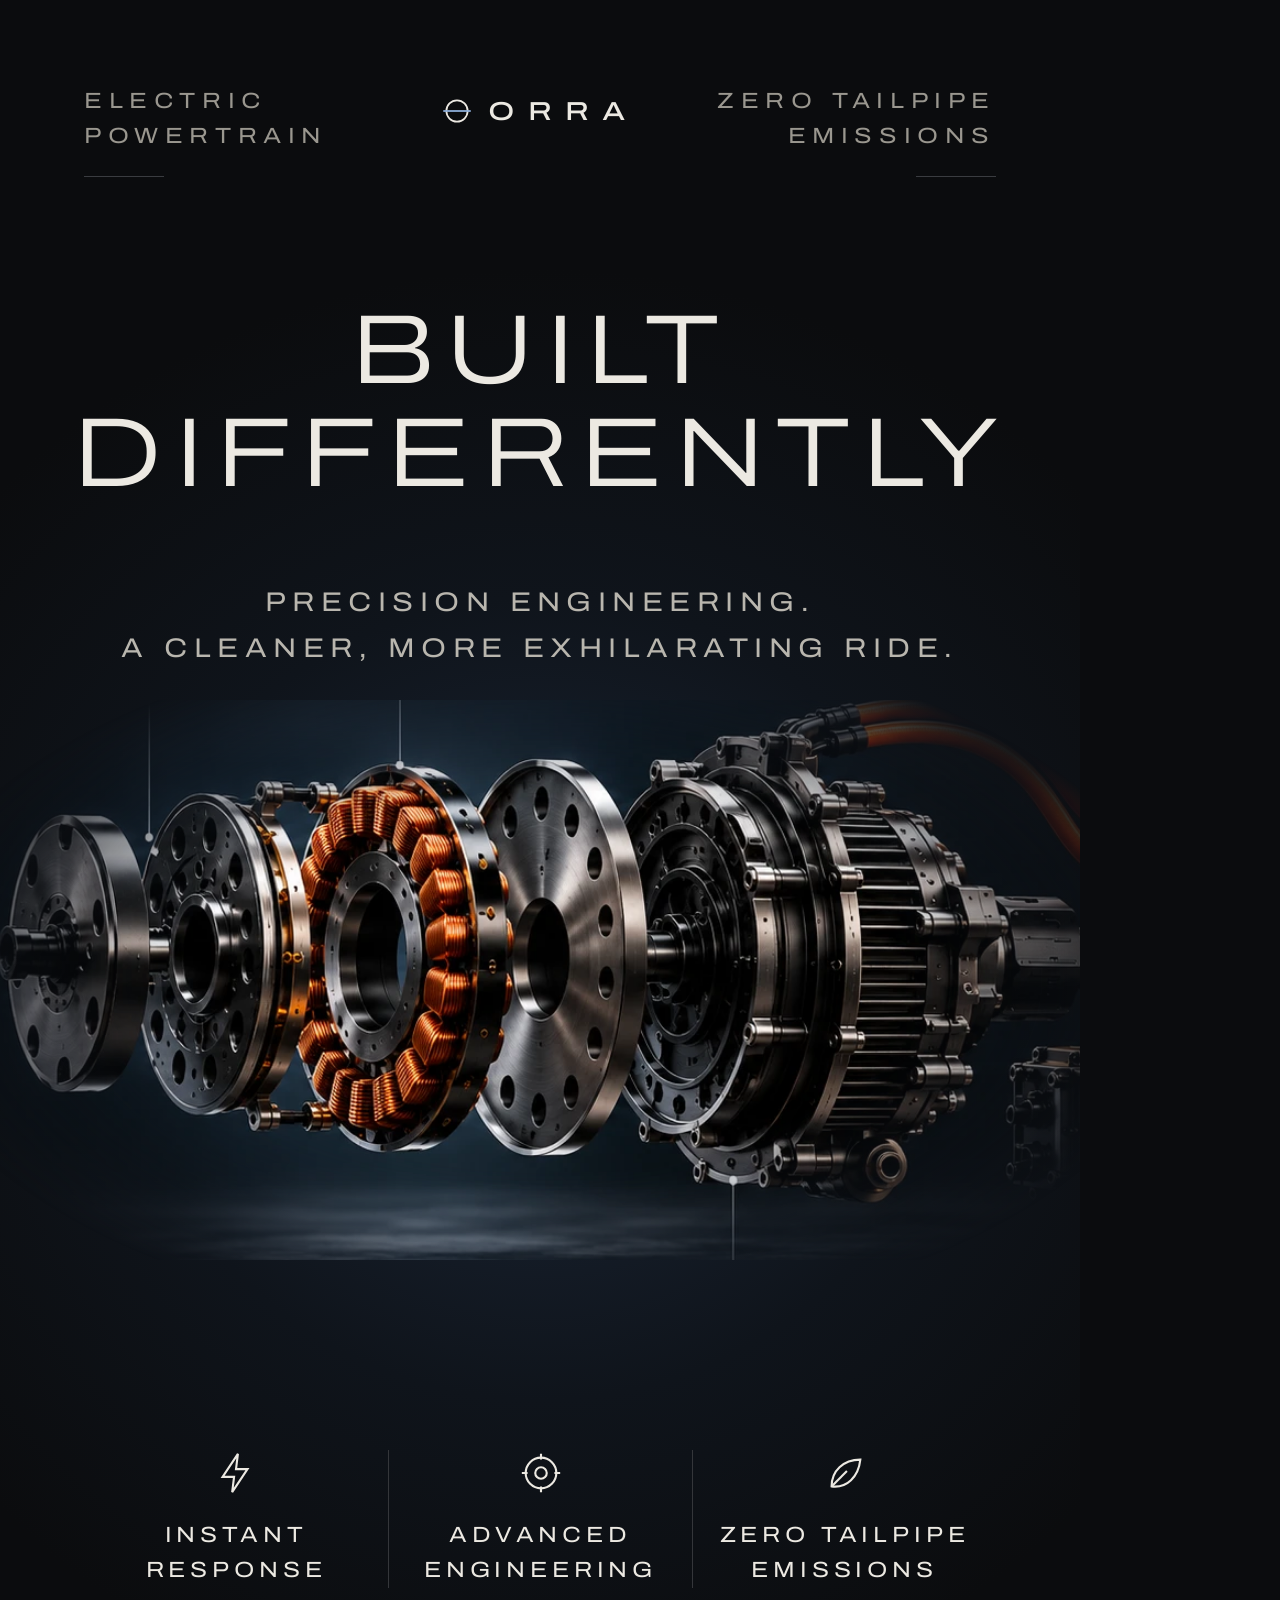
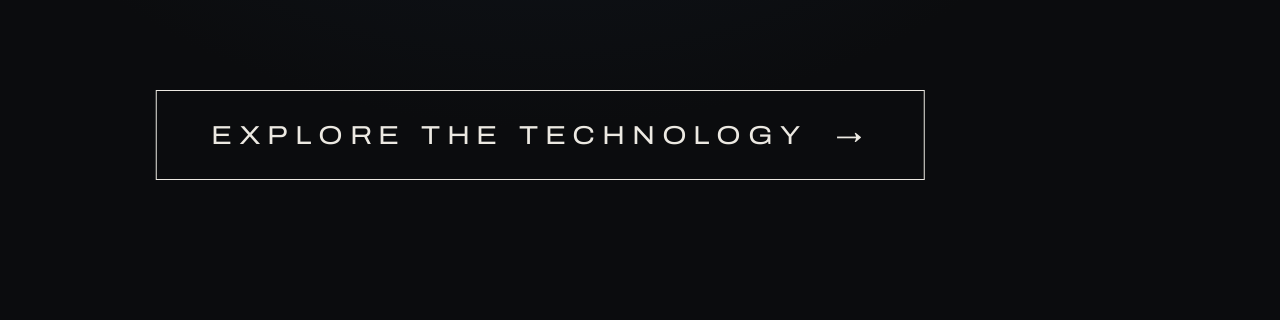
<file: 1-upload-first/assets/orra/src/creative-mofu-engineering.html>
<!doctype html>
<!-- Source for /assets/orra/creative-mofu-engineering.jpg (1080x1920 Meta story, MOFU).
     Render at 1080x1920 and export as JPG. -->
<html><head><meta charset="utf-8">
<link href="https://fonts.googleapis.com/css2?family=Archivo:wdth,wght@62..125,200..700&family=Instrument+Serif:ital@0;1&display=swap" rel="stylesheet">
<style>
*{margin:0;padding:0;box-sizing:border-box}
html,body{width:1080px;height:1920px;overflow:hidden;background:#0b0c0e}
body{font-family:Archivo,sans-serif;color:#ece9e2;position:relative;
  background:radial-gradient(70% 38% at 50% 52%,#1c2738 0%,#0f141b 55%,#0b0c0e 100%)}
.top{position:absolute;top:84px;left:84px;right:84px;display:flex;justify-content:space-between;font-size:22px;letter-spacing:.3em;font-variation-settings:'wdth' 118;color:#9a978f;line-height:1.6}
.top .r{text-align:right}
.rule{display:block;width:80px;height:1px;background:#3a3c40;margin-top:22px}
.top .r .rule{margin-left:auto}
.mark{position:absolute;top:96px;left:50%;transform:translateX(-50%);display:flex;align-items:center;gap:16px;font-size:26px;letter-spacing:.5em;font-variation-settings:'wdth' 125;font-weight:500}
h1{position:absolute;top:300px;left:0;right:0;text-align:center;font-weight:300;font-size:98px;letter-spacing:.1em;line-height:1.05;font-variation-settings:'wdth' 125}
.sub{position:absolute;top:580px;left:0;right:0;text-align:center;font-size:27px;letter-spacing:.24em;color:#b9b6ae;line-height:1.7;font-variation-settings:'wdth' 115}
.vis{position:absolute;top:700px;left:0;width:1080px;height:560px;background:url(../powertrain.webp) no-repeat;background-size:1840px auto;background-position:-300px -268px;-webkit-mask-image:radial-gradient(60% 62% at 50% 50%,#000 55%,transparent 100%);mask-image:radial-gradient(60% 62% at 50% 50%,#000 55%,transparent 100%)}
.feats{position:absolute;top:1450px;left:84px;right:84px;display:grid;grid-template-columns:1fr 1fr 1fr}
.feat{text-align:center;font-size:22px;letter-spacing:.22em;line-height:1.6;color:#ece9e2;font-variation-settings:'wdth' 115;border-left:1px solid #34363a;padding:0 10px}
.feat:first-child{border-left:0}
.feat svg{display:block;margin:0 auto 22px;width:46px;height:46px}
.cta{position:absolute;top:1690px;left:50%;transform:translateX(-50%);border:1.5px solid #ece9e2;padding:30px 54px;font-size:26px;letter-spacing:.26em;font-variation-settings:'wdth' 118;white-space:nowrap}
.cta b{font-weight:400;margin-left:30px}
</style></head><body>
<div class="top"><div>ELECTRIC<br>POWERTRAIN<span class="rule"></span></div><div class="r">ZERO TAILPIPE<br>EMISSIONS<span class="rule"></span></div></div>
<div class="mark"><svg width="30" height="30" viewBox="0 0 24 24"><circle cx="12" cy="12" r="8.5" fill="none" stroke="#ece9e2" stroke-width="1.4"/><path d="M1 12h22" stroke="#8fb0dc" stroke-width="1.4"/></svg>ORRA</div>
<h1>BUILT<br>DIFFERENTLY</h1>
<div class="sub">PRECISION ENGINEERING.<br>A CLEANER, MORE EXHILARATING RIDE.</div>
<div class="vis" role="img" aria-label="Exploded electric powertrain"></div>
<div class="feats">
  <div class="feat"><svg viewBox="0 0 24 24" fill="none" stroke="#ece9e2" stroke-width="1.1"><path d="M13 2L5 14h6l-1 8 8-12h-6z"/></svg>INSTANT<br>RESPONSE</div>
  <div class="feat"><svg viewBox="0 0 24 24" fill="none" stroke="#ece9e2" stroke-width="1.1"><circle cx="12" cy="12" r="8"/><circle cx="12" cy="12" r="3"/><path d="M12 2v3M12 19v3M2 12h3M19 12h3"/></svg>ADVANCED<br>ENGINEERING</div>
  <div class="feat"><svg viewBox="0 0 24 24" fill="none" stroke="#ece9e2" stroke-width="1.1"><path d="M5 19c0-8 6-14 15-14-1 9-7 15-15 14z"/><path d="M5 19l8-8"/></svg>ZERO TAILPIPE<br>EMISSIONS</div>
</div>
<div class="cta">EXPLORE THE TECHNOLOGY<b>→</b></div>
</body></html>
</file>
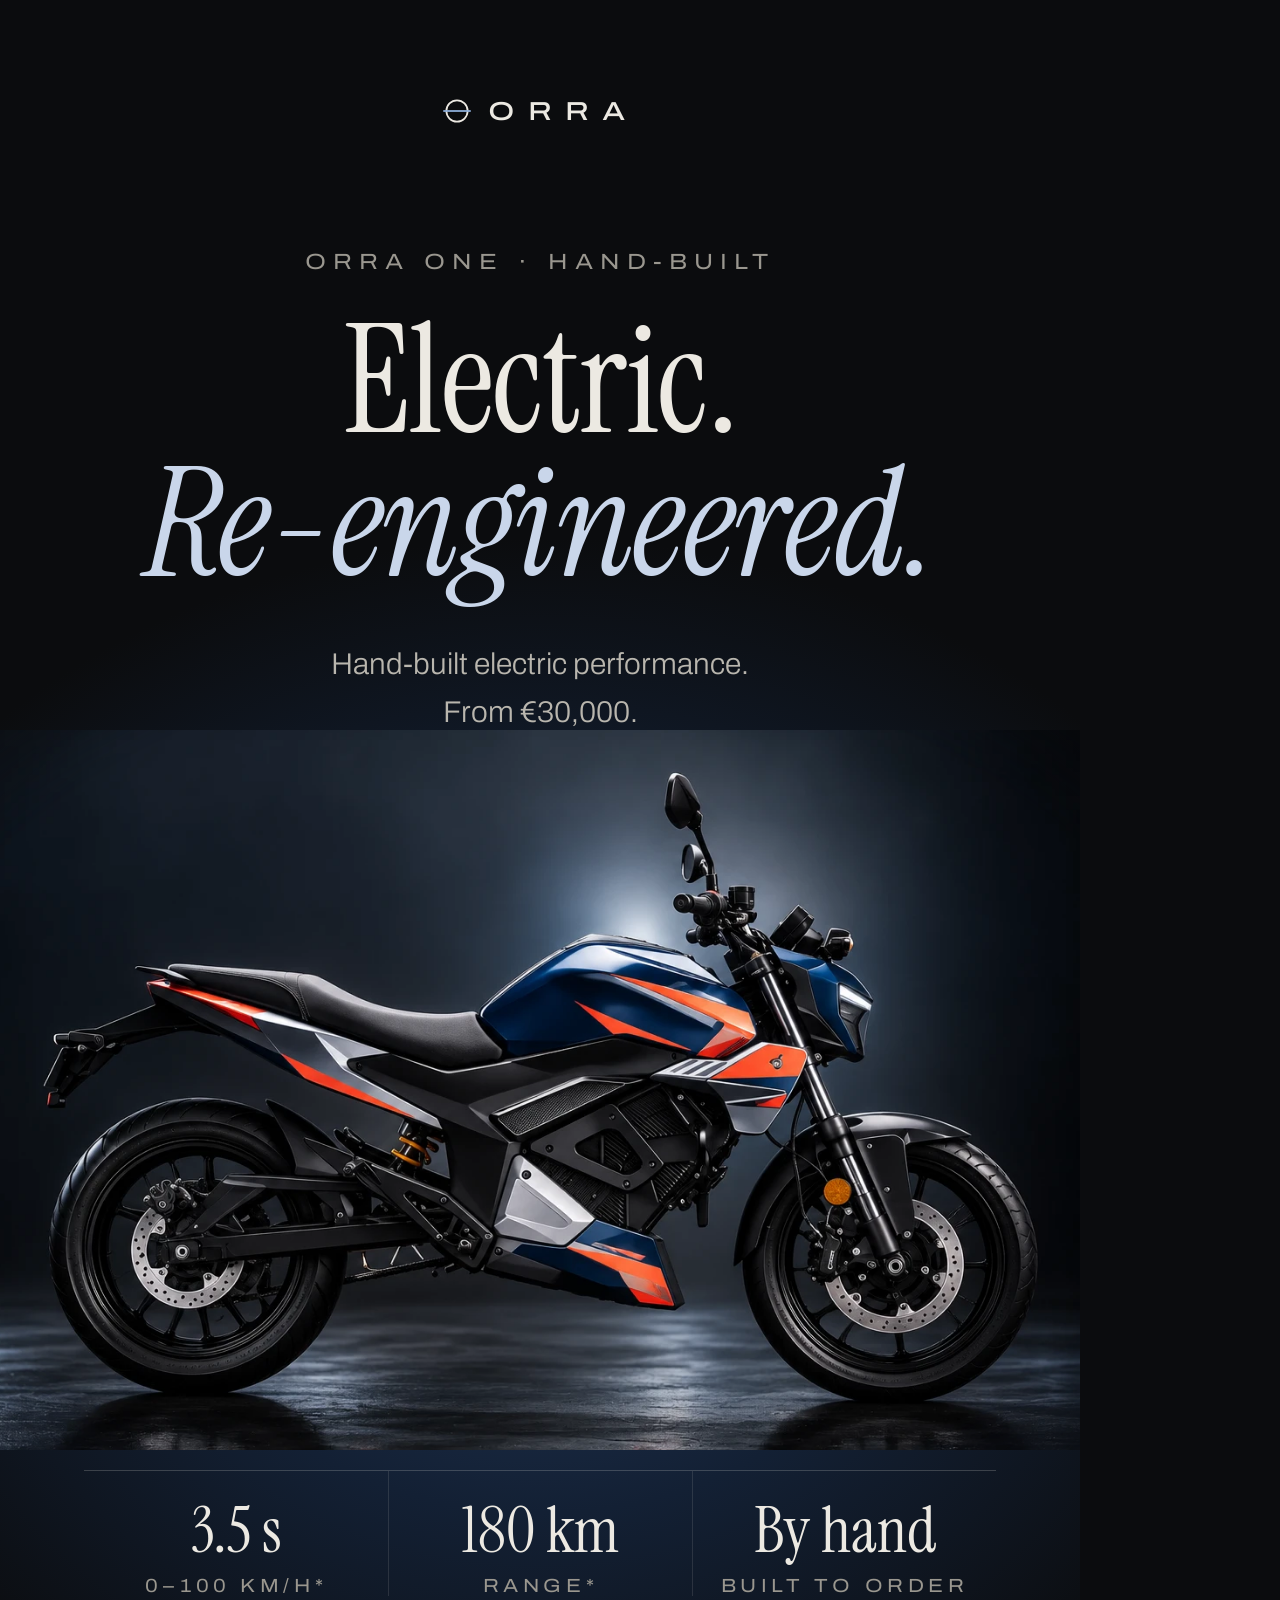
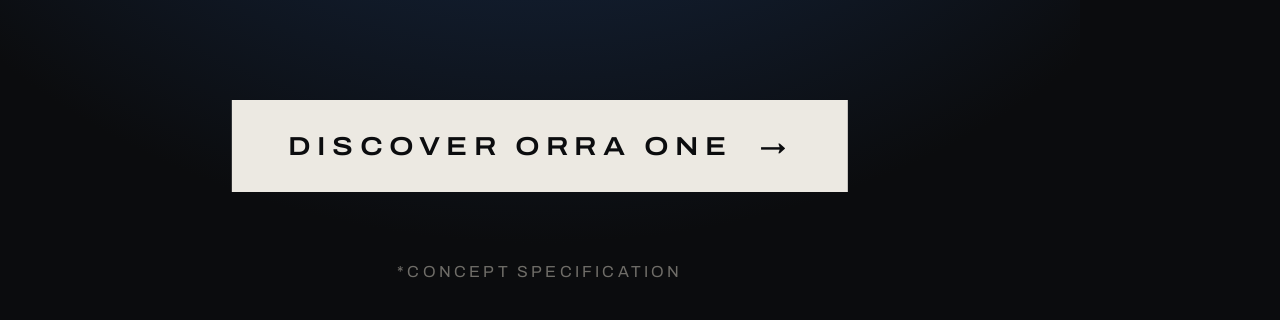
<file: 1-upload-first/assets/orra/src/creative-tofu-product.html>
<!doctype html>
<!-- Source for /assets/orra/creative-tofu-product.jpg (1080x1920 Meta story, TOFU).
     Render at 1080x1920 and export as JPG. -->
<html><head><meta charset="utf-8">
<link href="https://fonts.googleapis.com/css2?family=Archivo:wdth,wght@62..125,200..700&family=Instrument+Serif:ital@0;1&display=swap" rel="stylesheet">
<style>
*{margin:0;padding:0;box-sizing:border-box}
html,body{width:1080px;height:1920px;overflow:hidden;background:#0b0c0e}
body{font-family:Archivo,sans-serif;color:#ece9e2;position:relative;
  background:radial-gradient(85% 40% at 50% 62%,#24395a 0%,#132034 42%,#0b0c0e 85%)}
.mark{position:absolute;top:96px;left:0;right:0;display:flex;justify-content:center;align-items:center;gap:16px;font-size:26px;letter-spacing:.5em;font-variation-settings:'wdth' 125;font-weight:500}
.kick{position:absolute;top:250px;left:0;right:0;text-align:center;font-size:22px;letter-spacing:.32em;color:#9a978f;font-variation-settings:'wdth' 118}
h1{position:absolute;top:310px;left:0;right:0;text-align:center;font-family:'Instrument Serif',serif;font-weight:400;font-size:150px;line-height:.95;letter-spacing:-.01em}
h1 em{color:#c9d6ea}
.sub{position:absolute;top:640px;left:0;right:0;text-align:center;font-size:30px;color:#b9b6ae;line-height:1.6;font-weight:300}
.bike{position:absolute;top:730px;left:0;width:1080px;height:720px;background:url(../orra-one-side.webp) no-repeat;background-size:1341px auto;background-position:-261px -60px;-webkit-mask-image:radial-gradient(85% 85% at 50% 50%,#000 70%,transparent 100%);mask-image:radial-gradient(85% 85% at 50% 50%,#000 70%,transparent 100%)}

.specs{position:absolute;top:1470px;left:84px;right:84px;display:grid;grid-template-columns:1fr 1fr 1fr;border-top:1px solid rgba(236,233,226,.2)}
.spec{padding:28px 0 0;text-align:center;border-left:1px solid rgba(236,233,226,.12)}
.spec:first-child{border-left:0}
.spec b{display:block;font-family:'Instrument Serif',serif;font-weight:400;font-size:64px;line-height:1}
.spec span{display:block;font-size:19px;letter-spacing:.24em;color:#9a978f;margin-top:12px;font-variation-settings:'wdth' 115}
.cta{position:absolute;top:1700px;left:50%;transform:translateX(-50%);background:#ece9e2;color:#0b0c0e;padding:32px 56px;font-size:26px;font-weight:600;letter-spacing:.24em;font-variation-settings:'wdth' 118;white-space:nowrap}
.cta b{margin-left:28px}
.fine{position:absolute;bottom:40px;left:0;right:0;text-align:center;font-size:16px;letter-spacing:.2em;color:#6f6d68}
</style></head><body>
<div class="mark"><svg width="30" height="30" viewBox="0 0 24 24"><circle cx="12" cy="12" r="8.5" fill="none" stroke="#ece9e2" stroke-width="1.4"/><path d="M1 12h22" stroke="#8fb0dc" stroke-width="1.4"/></svg>ORRA</div>
<div class="kick">ORRA ONE · HAND-BUILT</div>
<h1>Electric.<br><em>Re-engineered.</em></h1>
<div class="sub">Hand-built electric performance.<br>From €30,000.</div>
<div class="bike"></div>
<div class="specs">
  <div class="spec"><b>3.5 s</b><span>0–100 KM/H*</span></div>
  <div class="spec"><b>180 km</b><span>RANGE*</span></div>
  <div class="spec"><b>By hand</b><span>BUILT TO ORDER</span></div>
</div>
<div class="cta">DISCOVER ORRA ONE<b>→</b></div>
<div class="fine">*CONCEPT SPECIFICATION</div>
</body></html>
</file>
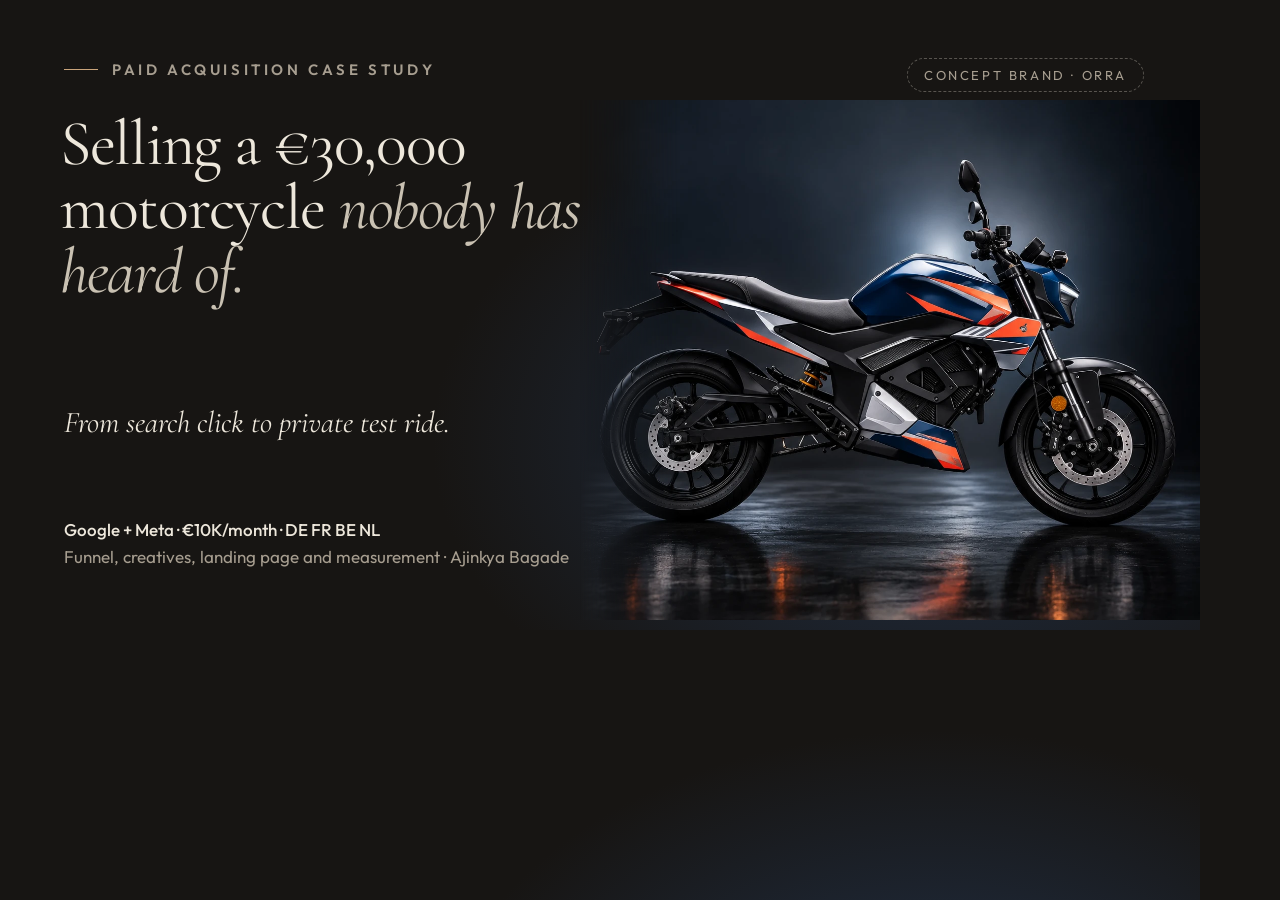
<file: 1-upload-first/assets/orra/src/og-case.html>
<!doctype html>
<!-- Source for /assets/orra/og-case.png (1200x630 social share image for the case study). -->
<html><head><meta charset="utf-8">
<link href="https://fonts.googleapis.com/css2?family=Cormorant+Garamond:ital,wght@0,400;1,400&family=Outfit:wght@300;500;600&display=swap" rel="stylesheet">
<style>
*{margin:0;padding:0;box-sizing:border-box}
html,body{width:1200px;height:630px;overflow:hidden}
body{background:radial-gradient(70% 90% at 78% 70%,#22324a 0%,#171513 60%);color:#ede7db;font-family:Outfit,sans-serif;position:relative}
.k{position:absolute;left:64px;top:60px;font-size:15px;font-weight:600;letter-spacing:.24em;text-transform:uppercase;color:#a79e90;display:flex;align-items:center;gap:14px}
.k::before{content:"";width:34px;height:1px;background:#C9A47B}
h1{position:absolute;left:60px;top:112px;width:540px;font-family:'Cormorant Garamond',serif;font-weight:400;font-size:64px;line-height:1;letter-spacing:-.02em}
h1 em{color:#c9c1b2}
.sub2{position:absolute;left:64px;top:404px;font-family:'Cormorant Garamond',serif;font-style:italic;font-size:30px;color:#ede7db}
.s{position:absolute;left:64px;bottom:60px;font-size:17px;color:#a79e90;line-height:1.6}
.s b{color:#ede7db;font-weight:500}
.bike{position:absolute;right:0;top:0;bottom:0;width:620px;background:url(../orra-one-side.webp) no-repeat;background-size:780px auto;background-position:-160px 100px;-webkit-mask-image:linear-gradient(90deg,transparent 0%,#000 16%);mask-image:linear-gradient(90deg,transparent 0%,#000 16%)}

.tag{position:absolute;right:56px;top:58px;font-size:13px;letter-spacing:.2em;text-transform:uppercase;border:1px dashed rgba(237,231,219,.3);border-radius:100px;padding:8px 16px;color:#a79e90}
</style></head><body>
<div class="k">Paid Acquisition Case Study</div>
<div class="tag">Concept brand · ORRA</div>
<h1>Selling a €30,000 motorcycle <em>nobody has heard of.</em></h1>
<div class="sub2">From search click to private test ride.</div>
<div class="bike"></div>
<div class="s"><b>Google + Meta · €10K/month · DE FR BE NL</b><br>Funnel, creatives, landing page and measurement · Ajinkya Bagade</div>
</body></html>
</file>
